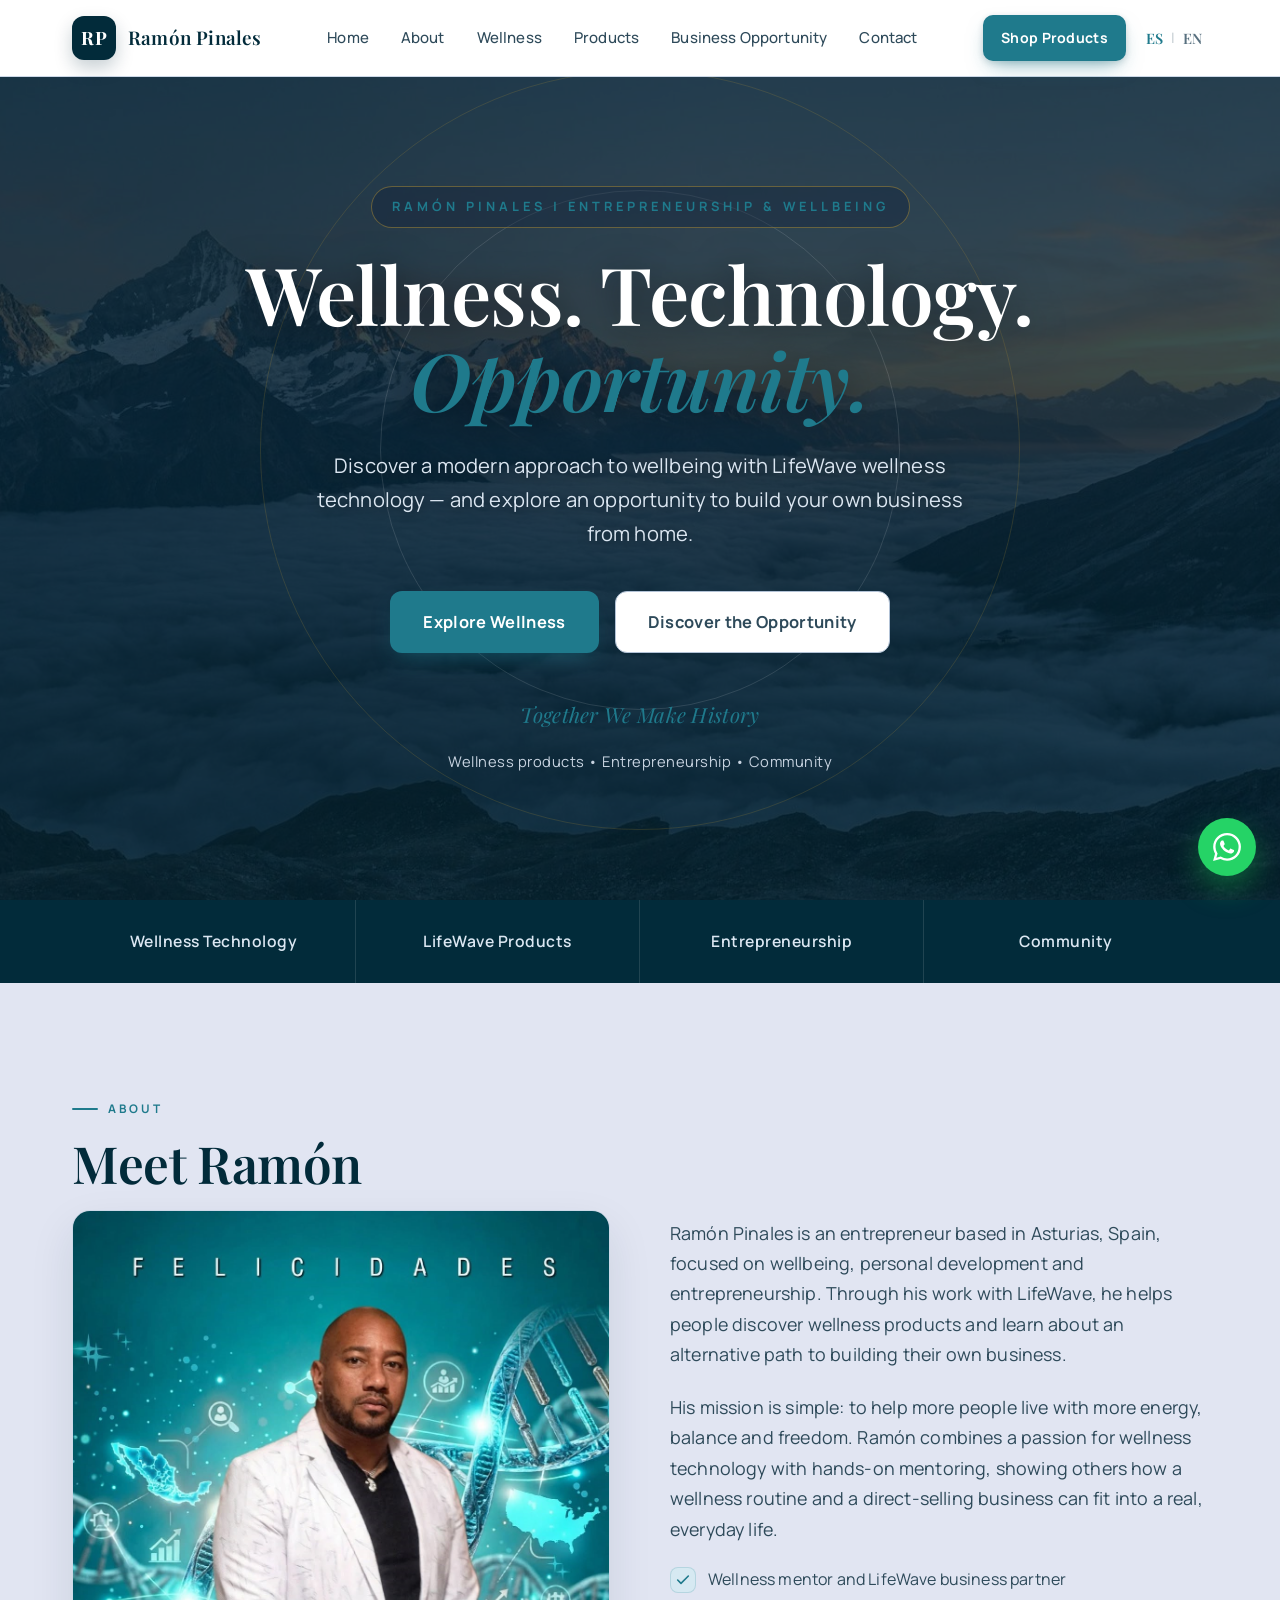
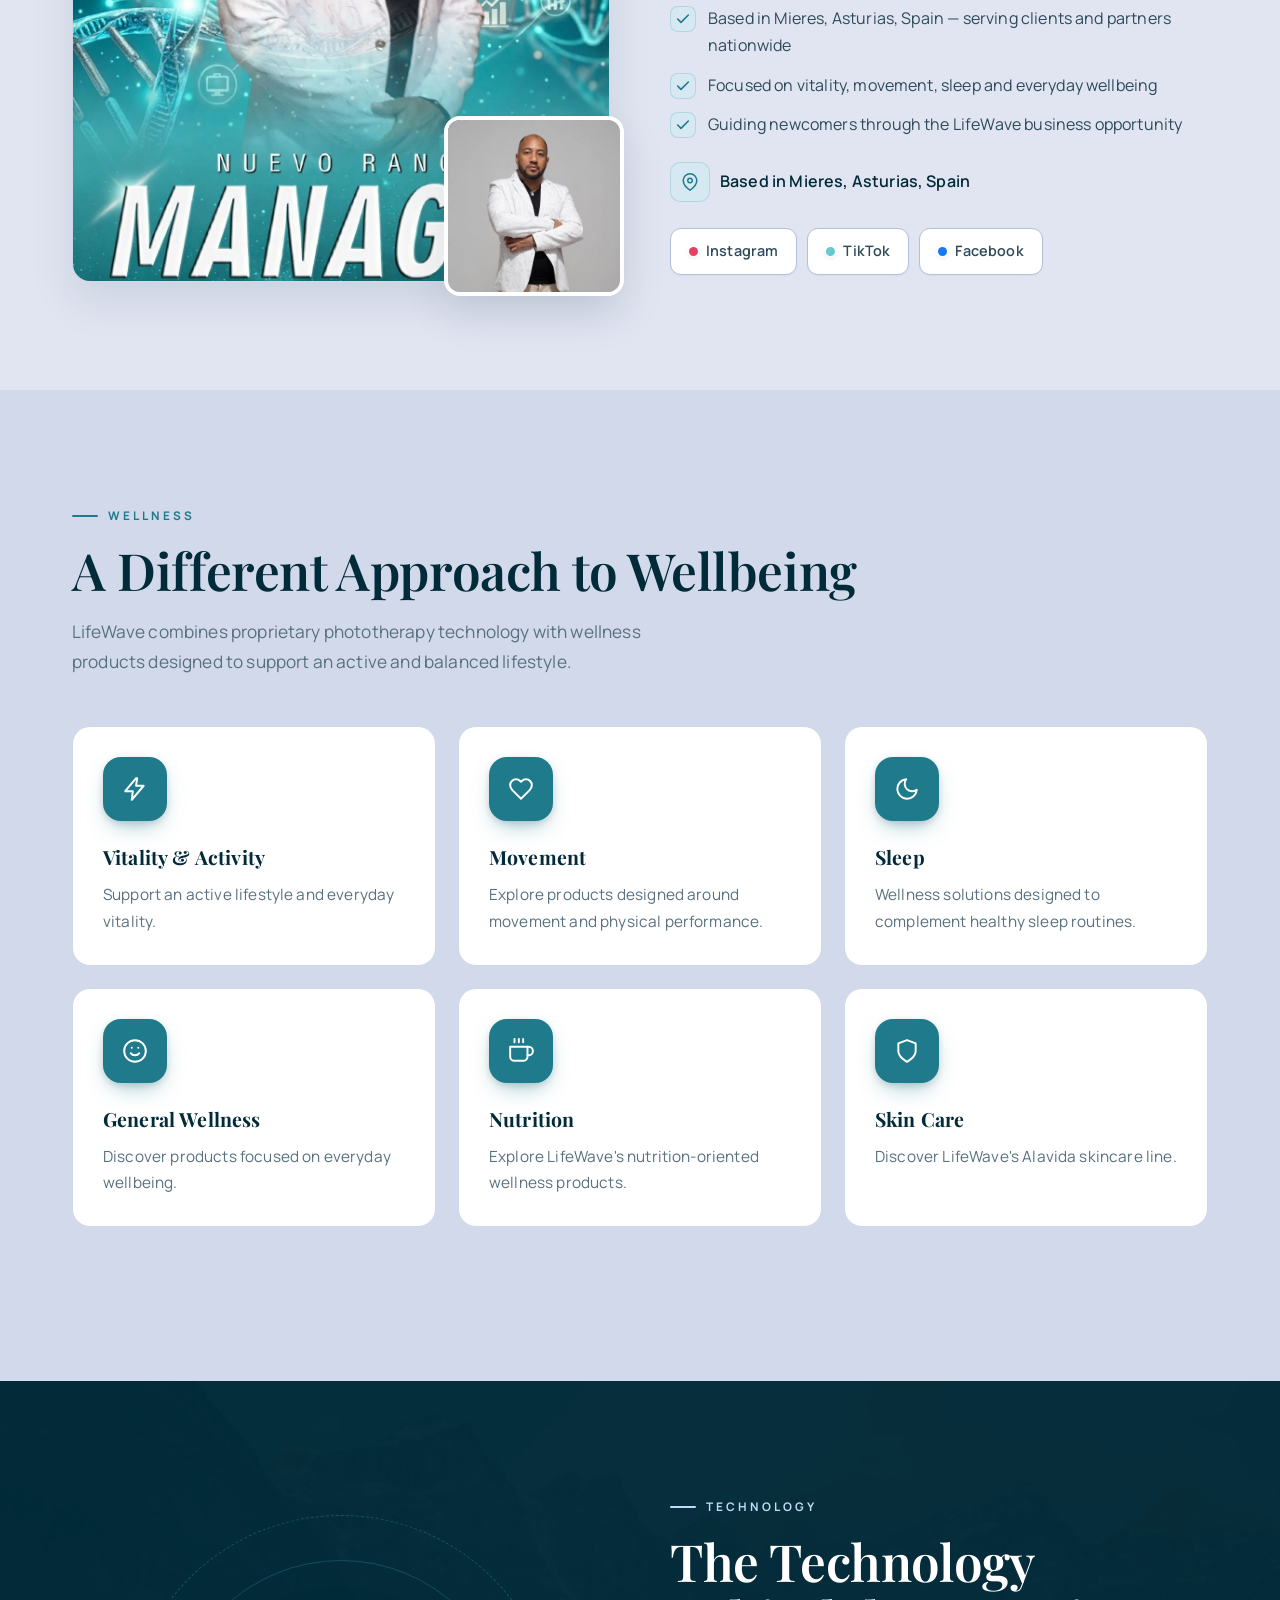
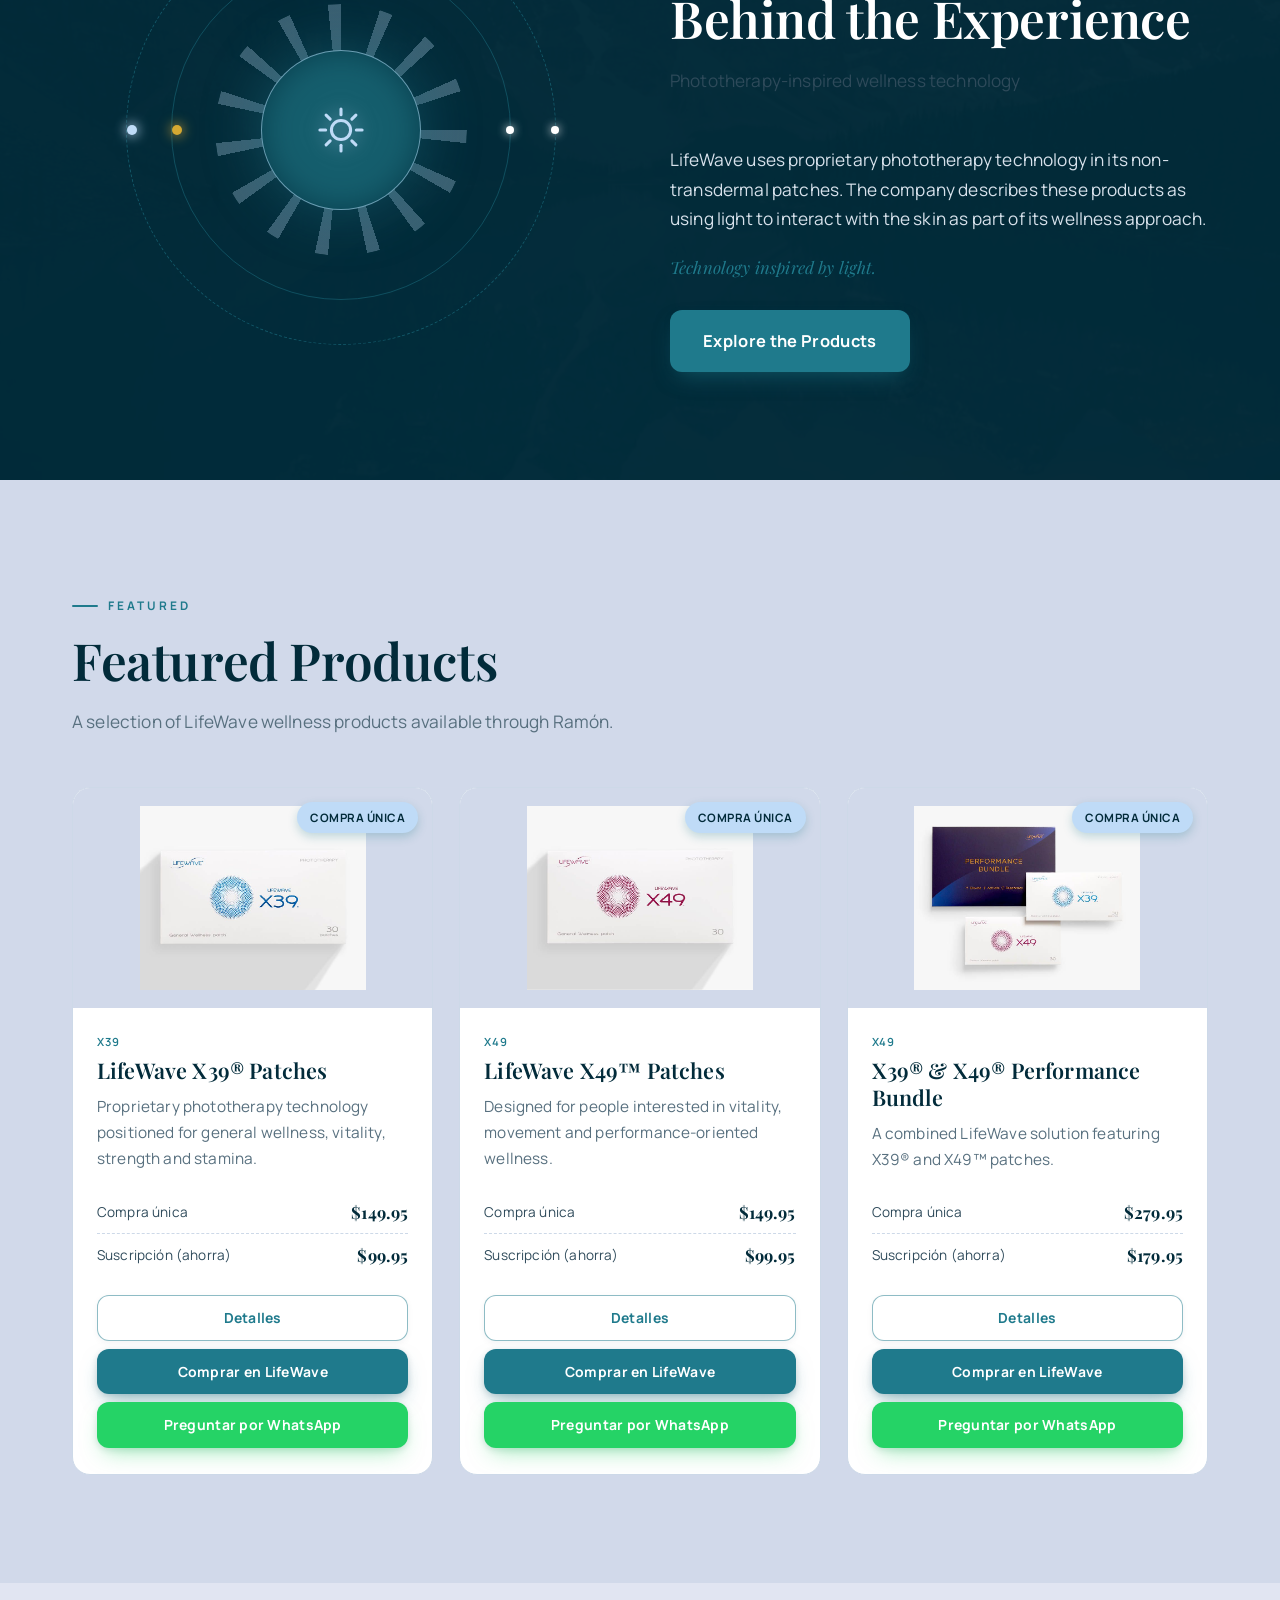
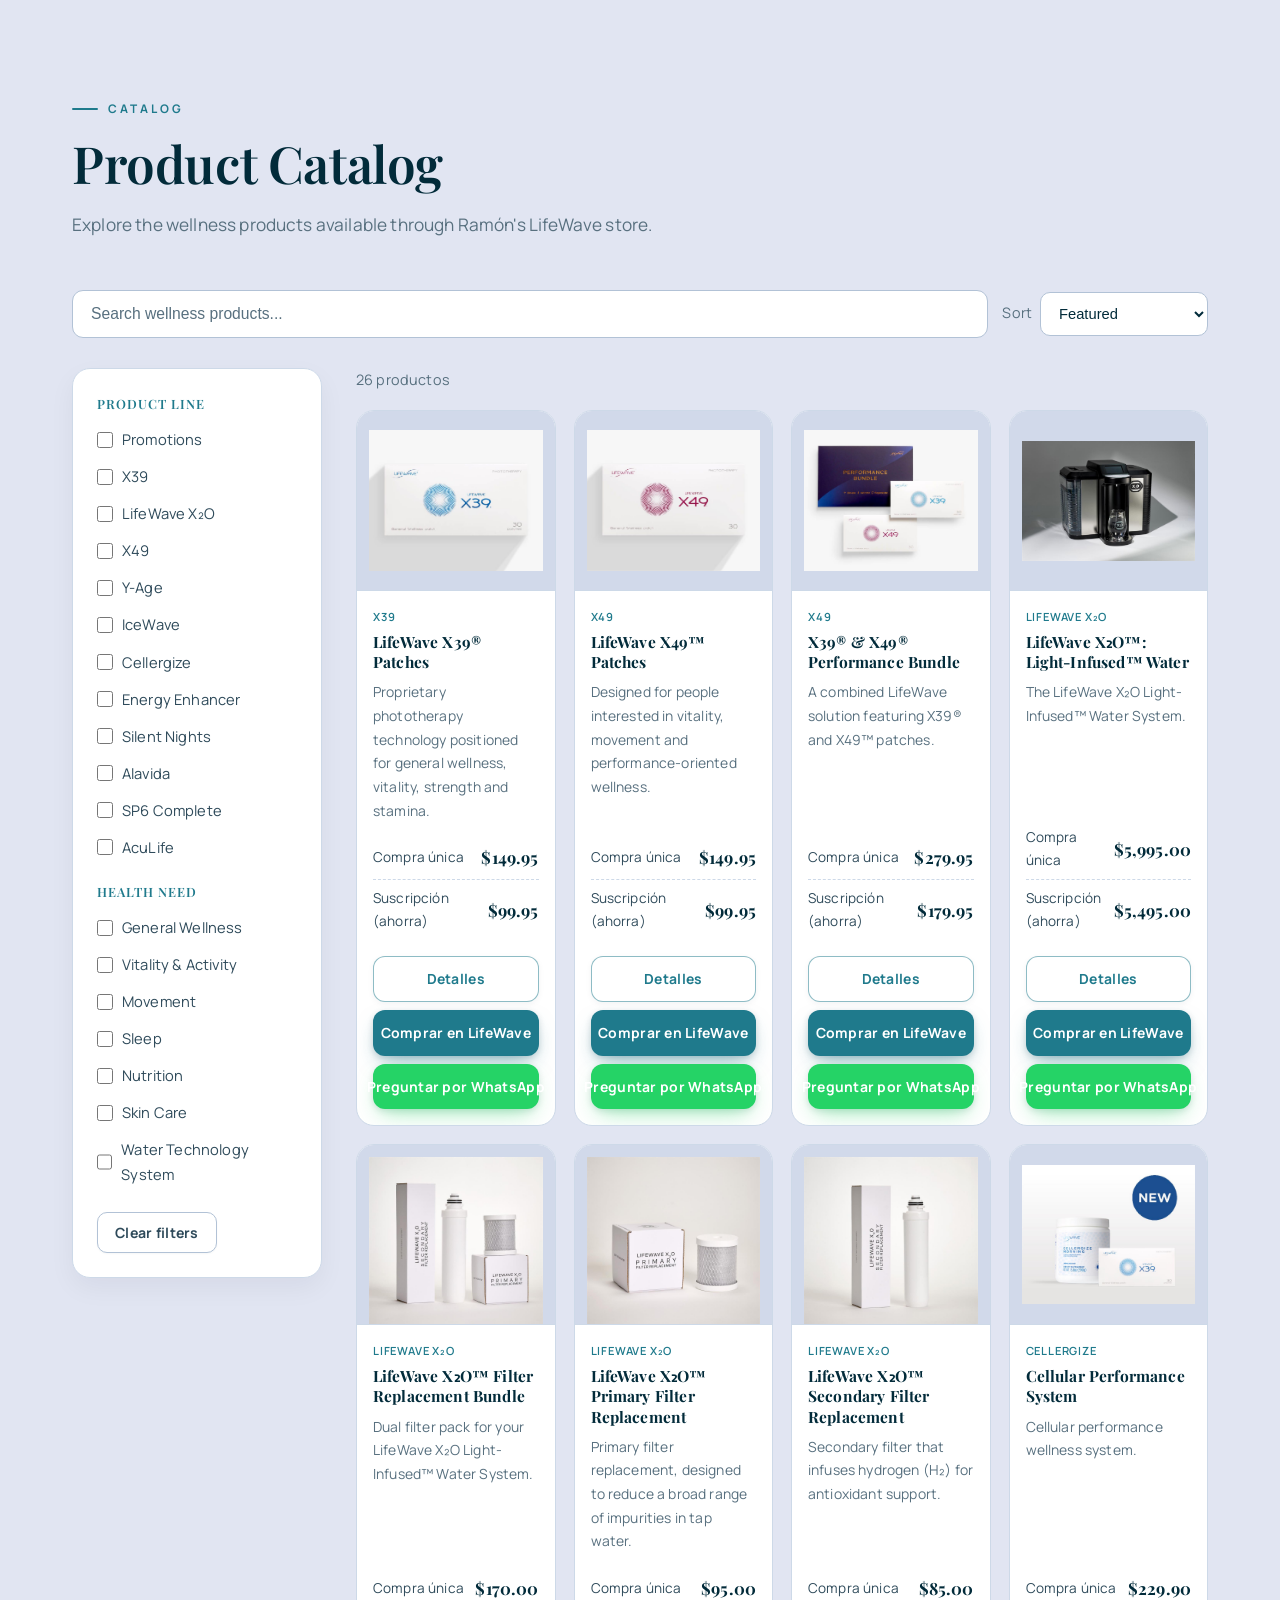
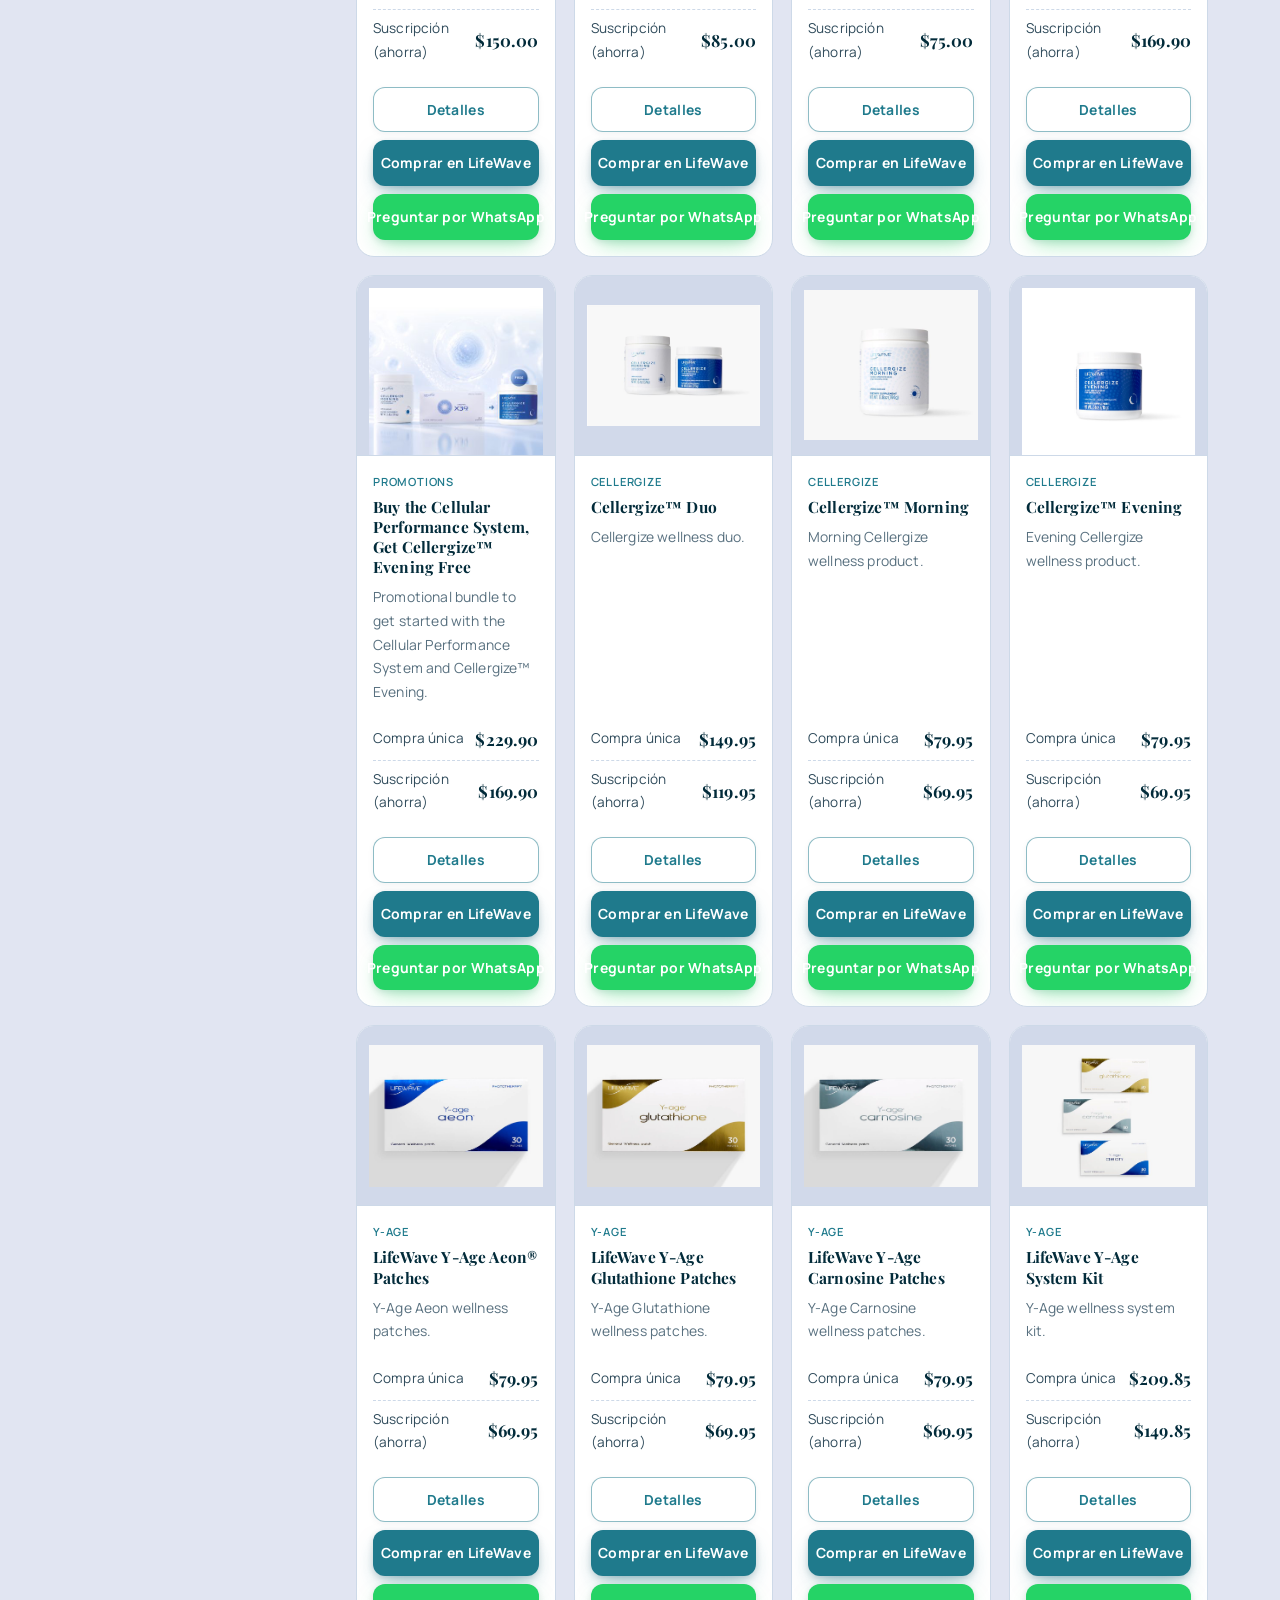
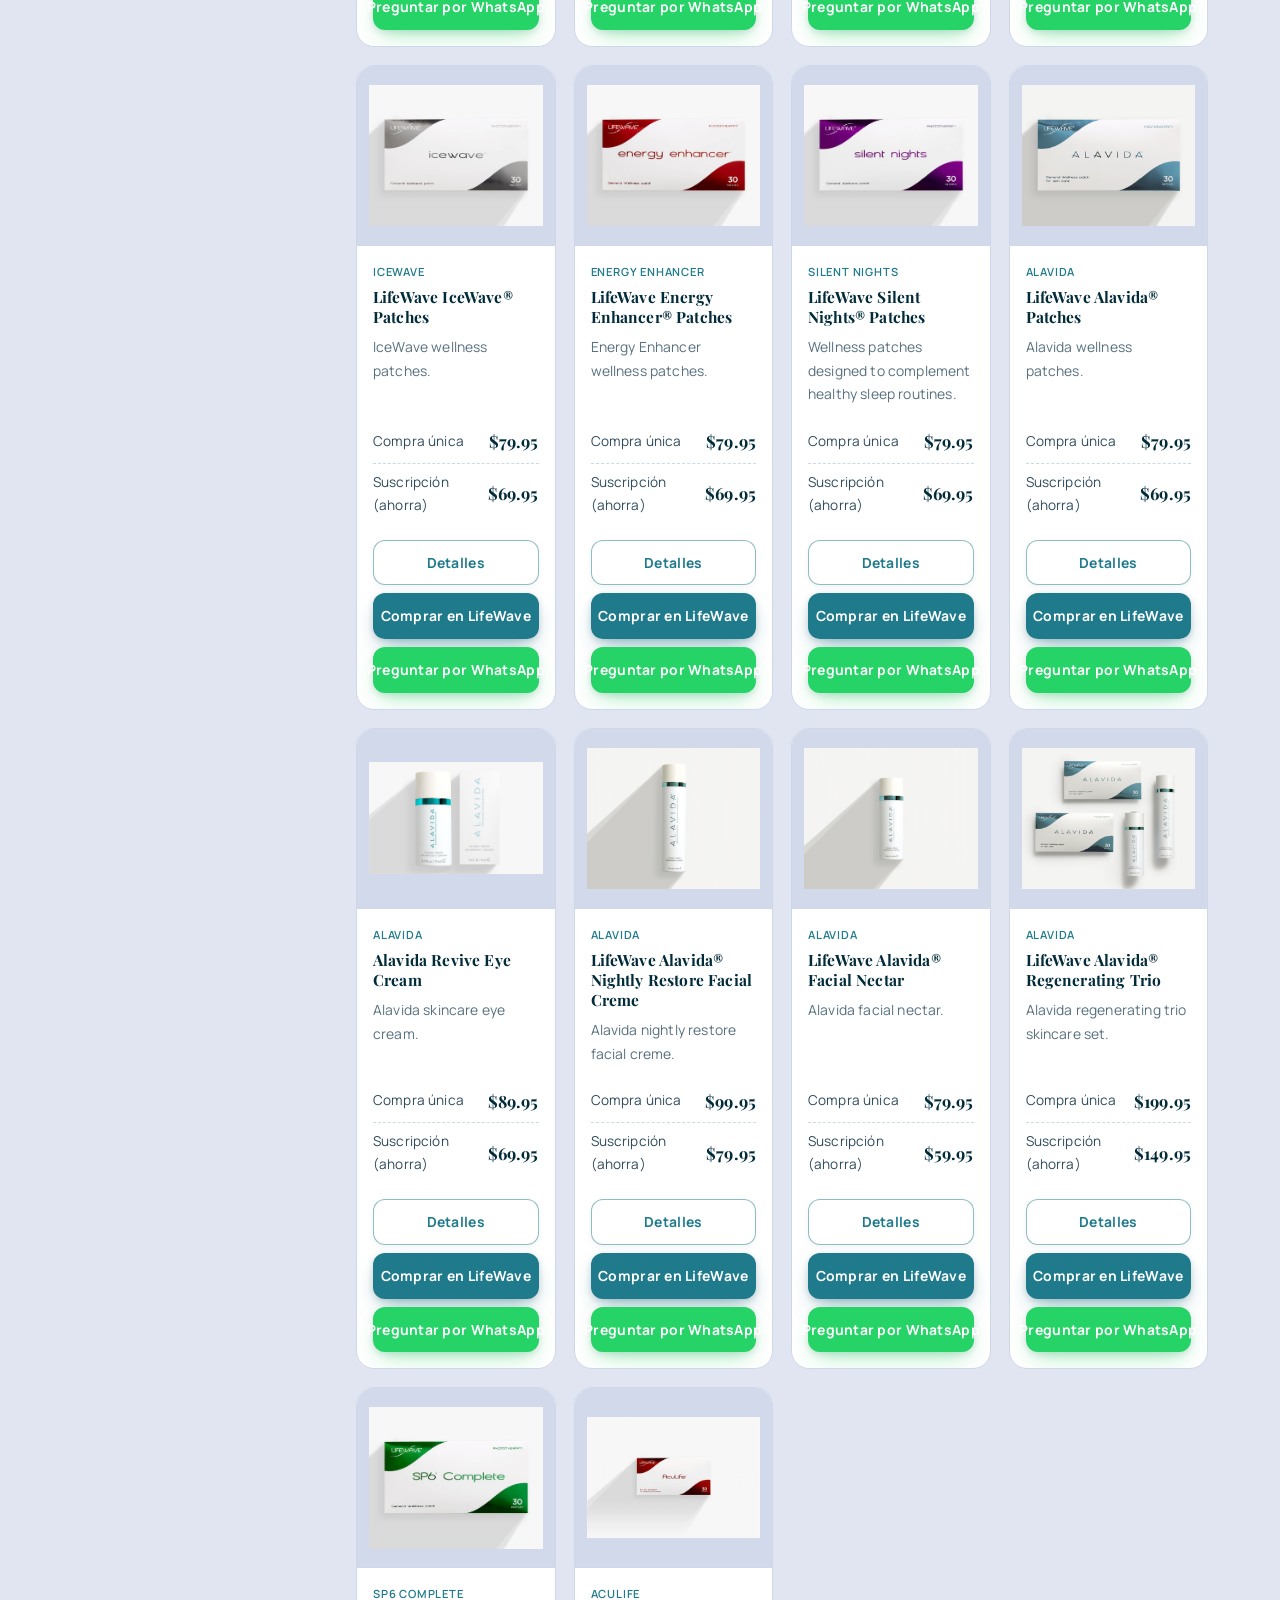
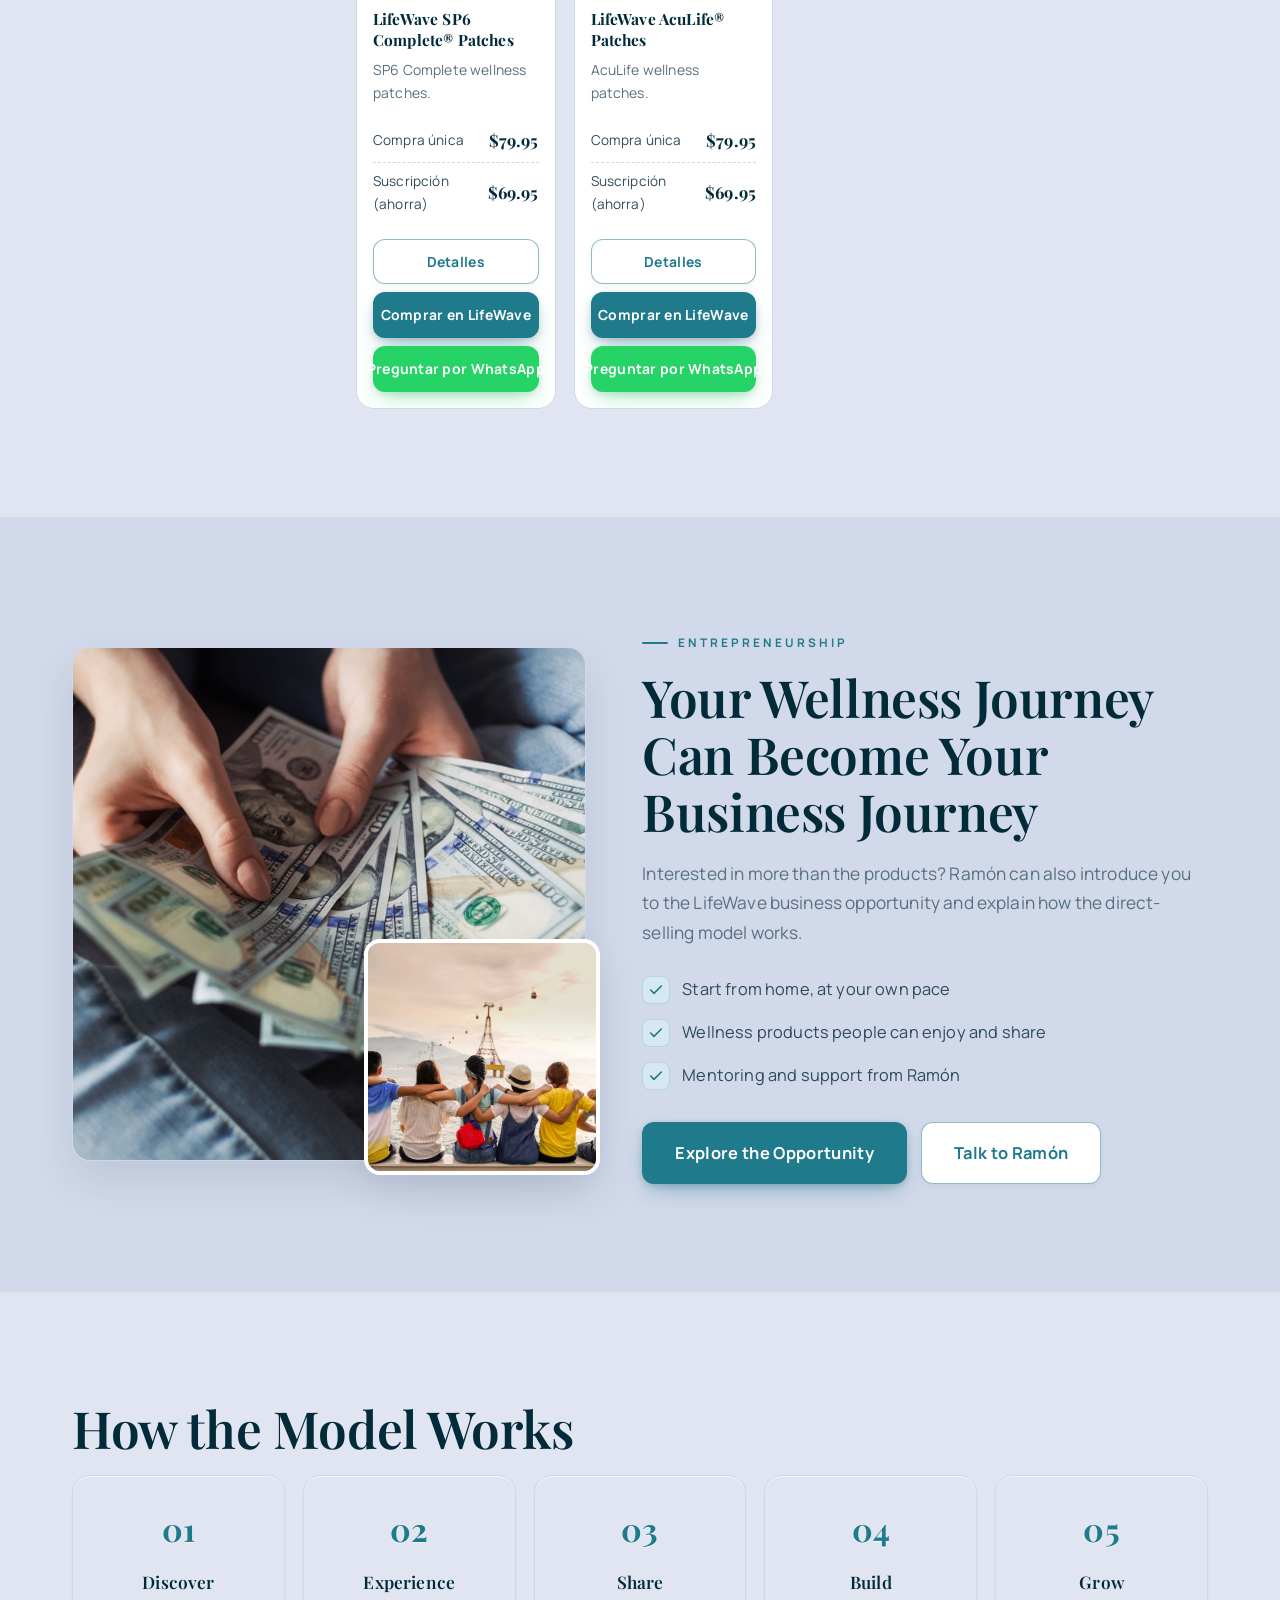
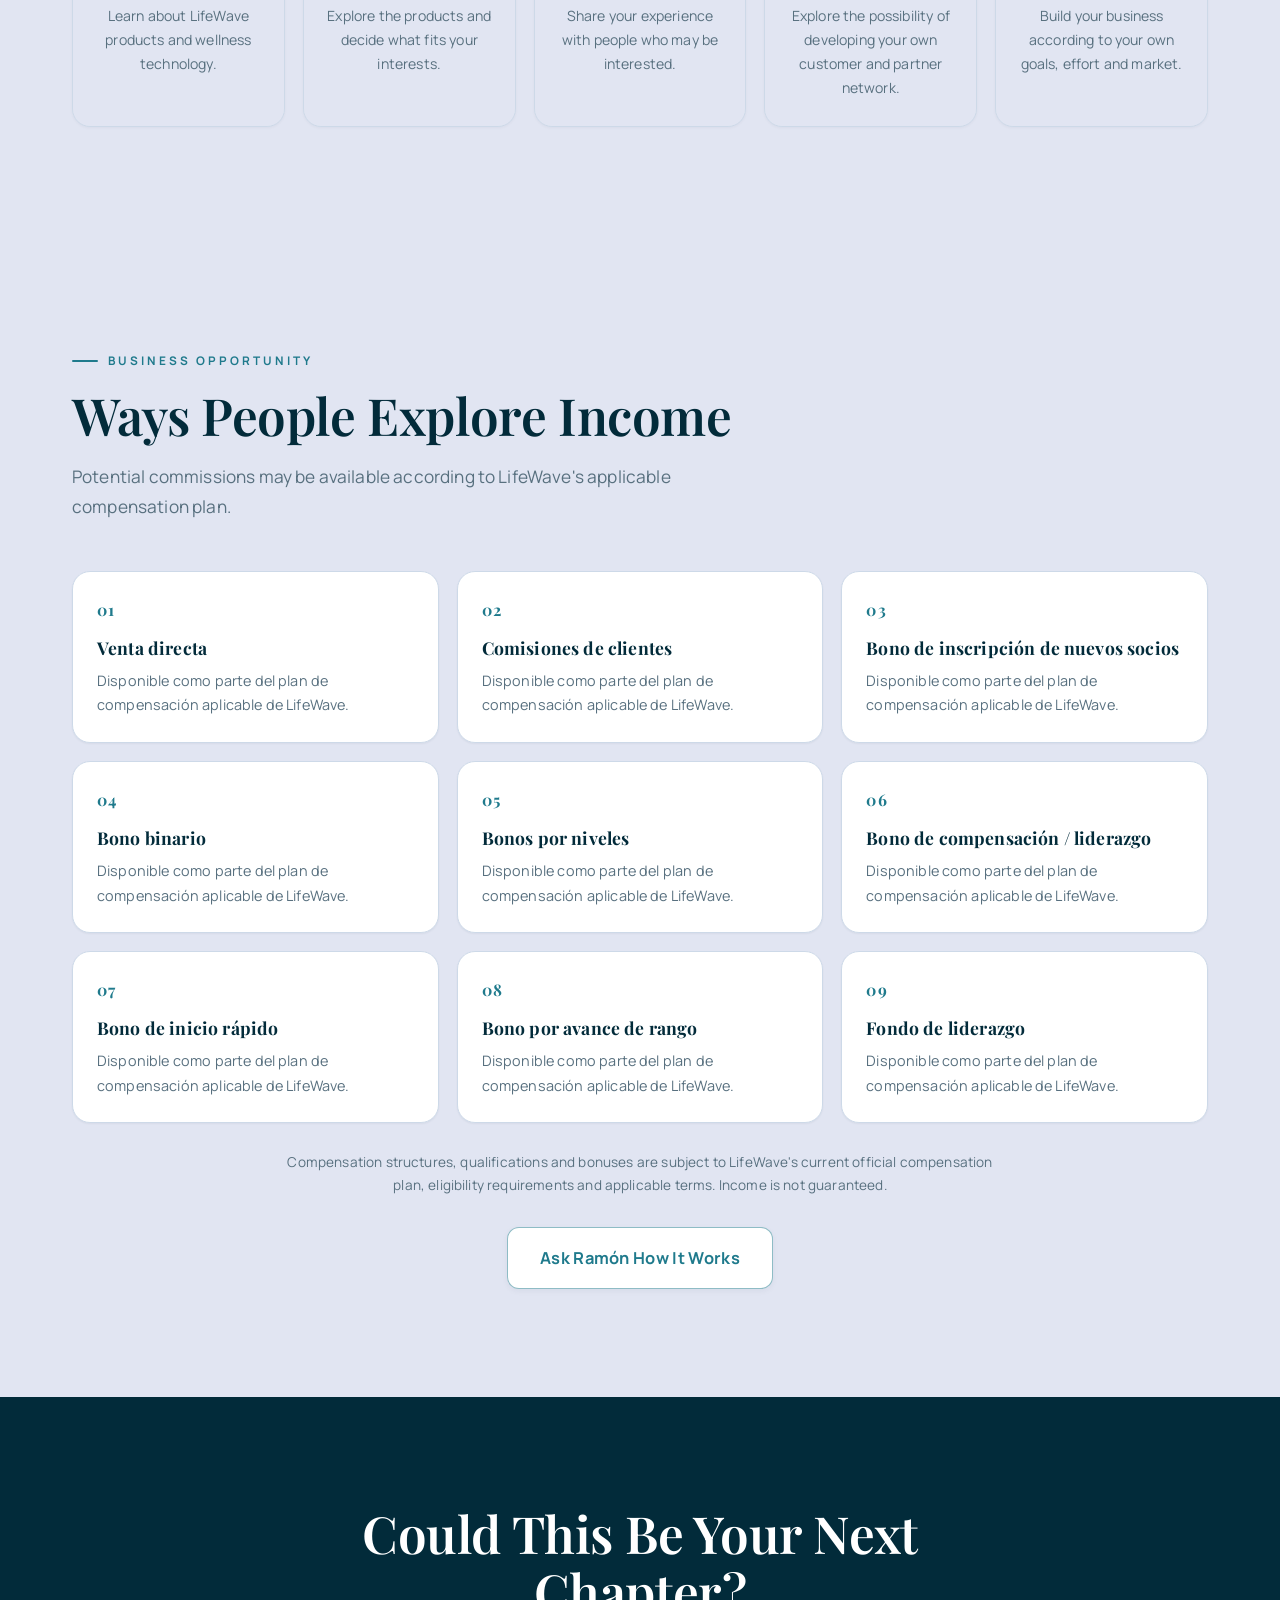
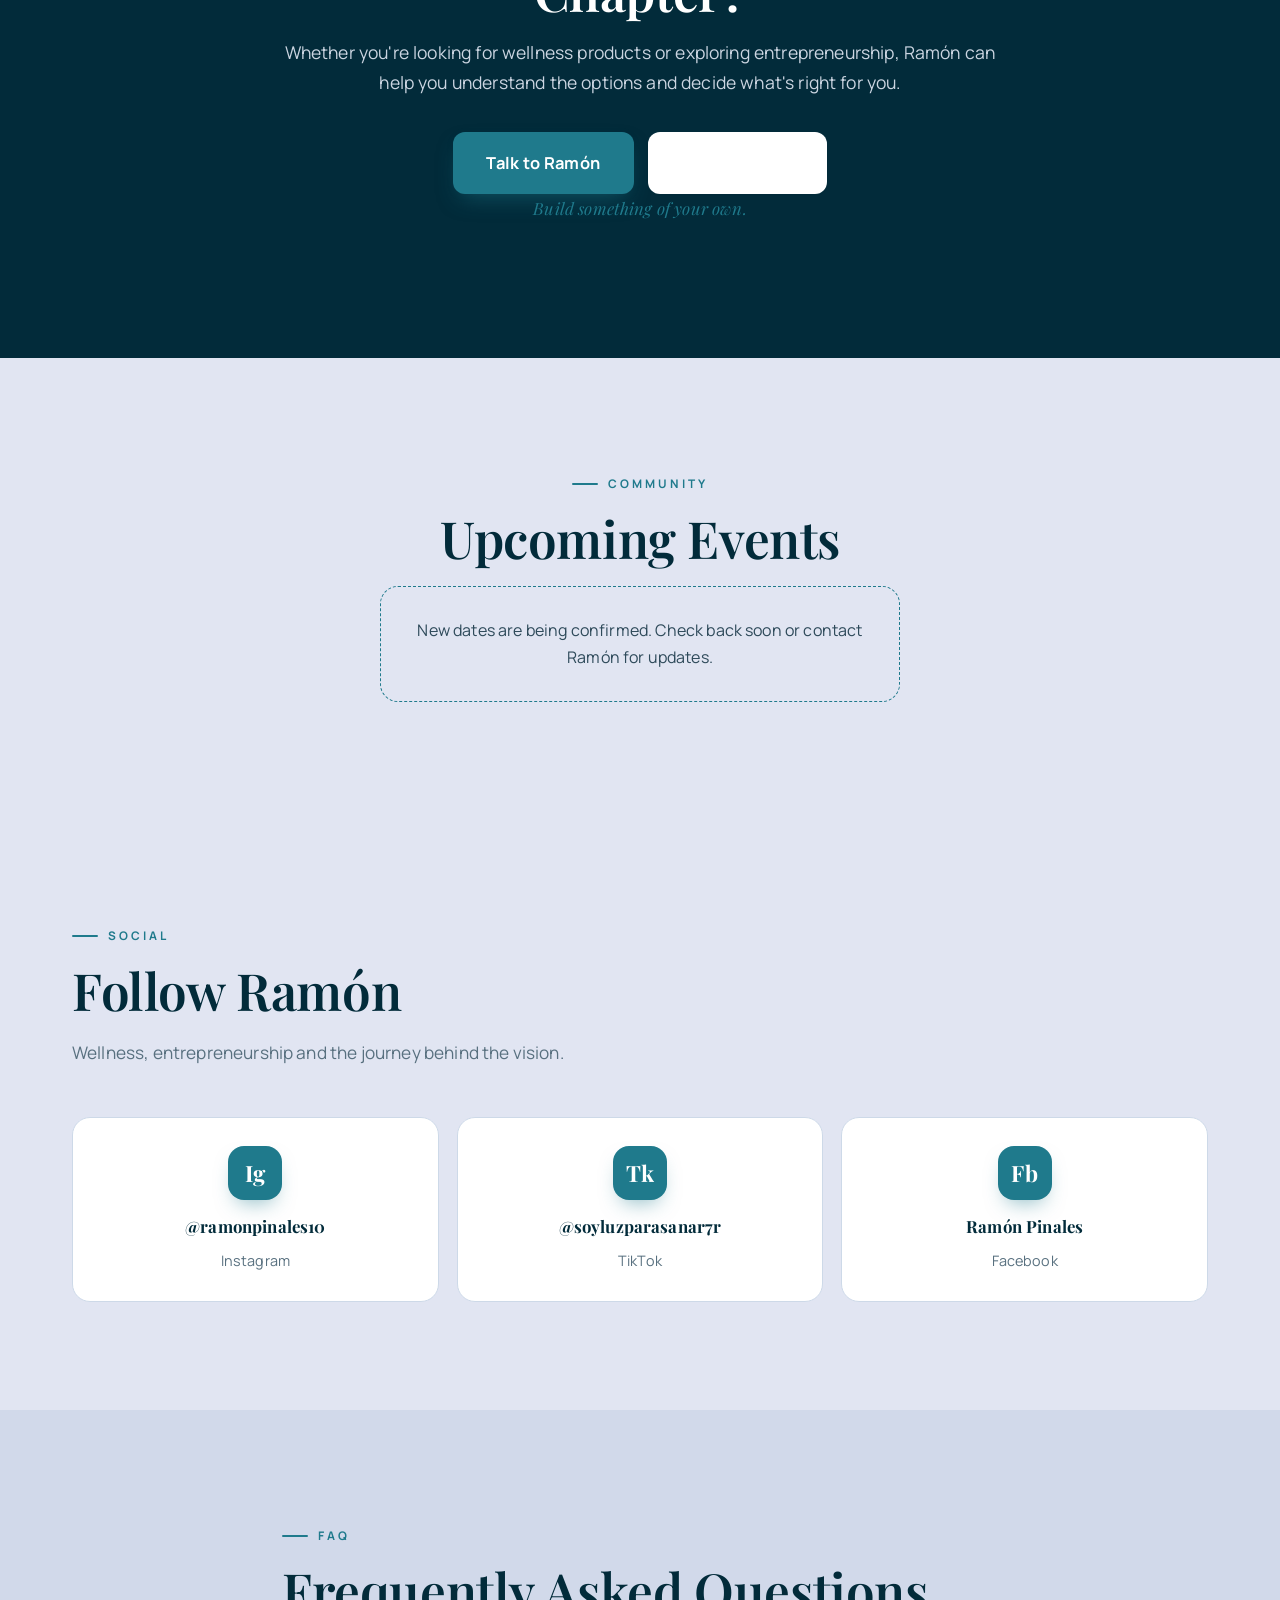
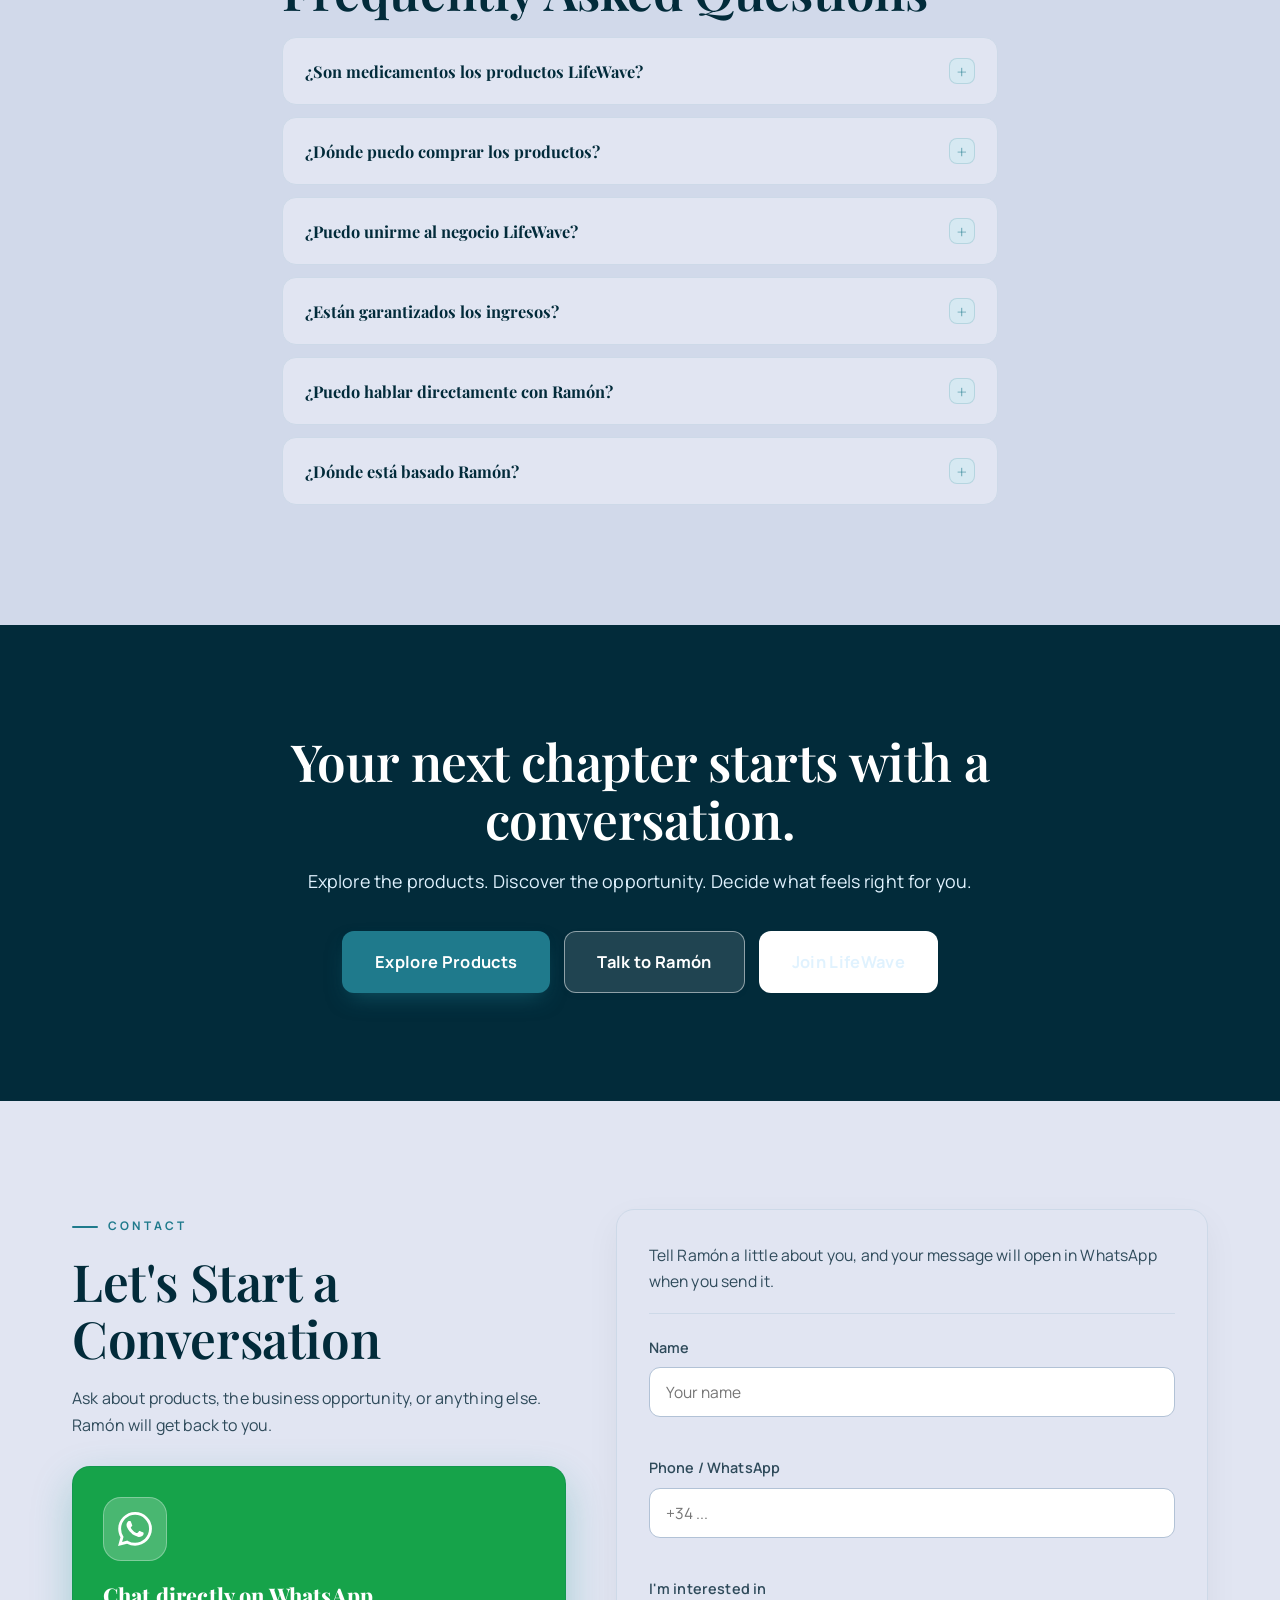
<file: index.html>
<!DOCTYPE html>
<html lang="es">
<head>
  <meta charset="UTF-8" />
  <meta name="viewport" content="width=device-width, initial-scale=1.0" />
  <title>Ramón Pinales | Entrepreneurship &amp; Wellbeing</title>
  <meta name="description" content="Discover wellness products, LifeWave technology and entrepreneurship opportunities with Ramón Pinales in Asturias, Spain." />
  <meta name="keywords" content="Ramón Pinales, Entrepreneurship and Wellbeing, LifeWave Spain, LifeWave Asturias, Wellness products, LifeWave products, X39 patches, X49 patches, Wellness entrepreneurship, Mieres Asturias" />
  <meta name="robots" content="index, follow" />
  <meta name="author" content="Ramón Pinales" />
  <meta name="geo.region" content="ES-AS" />
  <meta name="geo.placename" content="Mieres, Asturias, Spain" />
  <link rel="canonical" href="https://example.com/" />
  <link rel="icon" type="image/svg+xml" href="data:image/svg+xml,%3Csvg xmlns='http://www.w3.org/2000/svg' viewBox='0 0 64 64'%3E%3Ccircle cx='32' cy='32' r='30' fill='%23022b3a'/%3E%3Ctext x='32' y='41' font-family='Arial' font-size='24' font-weight='bold' fill='%23bfdbf7' text-anchor='middle'%3ERP%3C/text%3E%3C/svg%3E" />

  <!-- Open Graph -->
  <meta property="og:type" content="website" />
  <meta property="og:title" content="Ramón Pinales | Entrepreneurship &amp; Wellbeing" />
  <meta property="og:description" content="Discover wellness products, LifeWave technology and entrepreneurship opportunities with Ramón Pinales in Asturias, Spain." />
  <meta property="og:url" content="https://example.com/" />
  <meta property="og:image" content="https://example.com/images/site/roman.jpg" />
  <meta property="og:locale" content="es_ES" />

  <!-- Twitter / X -->
  <meta name="twitter:card" content="summary_large_image" />
  <meta name="twitter:title" content="Ramón Pinales | Entrepreneurship &amp; Wellbeing" />
  <meta name="twitter:description" content="Discover wellness products, LifeWave technology and entrepreneurship opportunities with Ramón Pinales in Asturias, Spain." />
  <meta name="twitter:image" content="https://example.com/images/site/roman.jpg" />
  <meta name="theme-color" content="#022b3a" />

  <link rel="preconnect" href="https://fonts.googleapis.com" />
  <link rel="preconnect" href="https://fonts.gstatic.com" crossorigin />
  <link href="https://fonts.googleapis.com/css2?family=Playfair+Display:ital,wght@0,500;0,600;0,700;1,500&family=Manrope:wght@400;500;600;700;800&display=swap" rel="stylesheet" />
  <link rel="stylesheet" href="css/styles.css" />

  <!-- Structured Data: Person -->
  <script type="application/ld+json">
  {
    "@context": "https://schema.org",
    "@type": "Person",
    "name": "Ramón Pinales",
    "jobTitle": "Wellness Entrepreneur",
    "address": {
      "@type": "PostalAddress",
      "streetAddress": "Calle D Santa Marina 05",
      "addressLocality": "Mieres",
      "addressRegion": "Asturias",
      "postalCode": "33610",
      "addressCountry": "ES"
    }
  }
  </script>

  <!-- Structured Data: FAQ -->
  <script type="application/ld+json">
  {
    "@context": "https://schema.org",
    "@type": "FAQPage",
    "mainEntity": [
      {
        "@type": "Question",
        "name": "¿Son medicamentos los productos LifeWave?",
        "acceptedAnswer": { "@type": "Answer", "text": "No. Son productos de bienestar y no deben presentarse como tratamientos médicos." }
      },
      {
        "@type": "Question",
        "name": "¿Dónde puedo comprar los productos?",
        "acceptedAnswer": { "@type": "Answer", "text": "Los productos se pueden explorar y comprar a través de la tienda oficial LifeWave de Ramón Pinales." }
      },
      {
        "@type": "Question",
        "name": "¿Puedo unirme al negocio LifeWave?",
        "acceptedAnswer": { "@type": "Answer", "text": "Sí. Ramón puede explicarte el proceso de inscripción y cómo funciona la oportunidad de negocio." }
      },
      {
        "@type": "Question",
        "name": "¿Están garantizados los ingresos?",
        "acceptedAnswer": { "@type": "Answer", "text": "No. Los resultados comerciales varían según el esfuerzo individual, las ventas, el desarrollo de la red, las condiciones del mercado y otros factores." }
      },
      {
        "@type": "Question",
        "name": "¿Puedo hablar directamente con Ramón?",
        "acceptedAnswer": { "@type": "Answer", "text": "Sí. Usa WhatsApp o las opciones de contacto disponibles en la página web." }
      },
      {
        "@type": "Question",
        "name": "¿Dónde está basado Ramón?",
        "acceptedAnswer": { "@type": "Answer", "text": "Mieres, Asturias, España." }
      }
    ]
  }
  </script>
</head>
<body>
  <a class="skip-link" href="#main">Skip to content</a>

  <!-- ============ NAVBAR ============ -->
  <header class="navbar" id="navbar">
    <div class="container nav-inner">
      <a href="#home" class="brand" aria-label="Ramón Pinales">
        <span class="brand-mark" aria-hidden="true">RP</span>
        <span class="brand-name" data-i18n="brandName">Ramón Pinales</span>
      </a>

      <nav class="nav-links" id="navLinks" aria-label="Primary">
        <a href="#home" data-i18n="navHome" data-nav>Home</a>
        <a href="#about" data-i18n="navAbout" data-nav>About</a>
        <a href="#wellness" data-i18n="navWellness" data-nav>Wellness</a>
        <a href="#products" data-i18n="navProducts" data-nav>Products</a>
        <a href="#business" data-i18n="navBusiness" data-nav>Business Opportunity</a>
        <a href="#contact" data-i18n="navContact" data-nav>Contact</a>
      </nav>

      <div class="nav-actions">
        <a class="btn btn-sm btn-primary" href="https://lifewave.com/ramonmillonario/store/products" target="_blank" rel="noopener noreferrer" data-i18n="shopProducts">Shop Products</a>
        <div class="lang-switch" role="group" aria-label="Language">
          <button class="lang-btn active" data-lang="es" aria-pressed="true">ES</button>
          <span class="lang-divider" aria-hidden="true">|</span>
          <button class="lang-btn" data-lang="en" aria-pressed="false">EN</button>
        </div>
        <button class="hamburger" id="hamburger" aria-label="Open menu" aria-expanded="false" aria-controls="navLinks">
          <span class="h-line"></span><span class="h-line"></span><span class="h-line"></span>
        </button>
      </div>
    </div>
  </header>

  <main id="main">
    <!-- ============ HERO ============ -->
    <section class="hero" id="home">
      <div class="hero-bg" aria-hidden="true" style="background-image:url('images/site/img-hero.jpg')"></div>
      <div class="hero-overlay" aria-hidden="true"></div>
      <div class="hero-bg-fx" aria-hidden="true">
        <span class="ring ring-1"></span>
        <span class="ring ring-2"></span>
        <div class="particles" id="particles"></div>
      </div>
      <div class="container hero-inner">
        <p class="hero-eyebrow" data-i18n="heroName">Ramón Pinales | Entrepreneurship &amp; Wellbeing</p>
        <h1 class="hero-title"><span data-i18n="heroWellness">Wellness.</span> <span data-i18n="heroTech">Technology.</span> <span class="accent" data-i18n="heroOpportunity">Opportunity.</span></h1>
        <p class="hero-sub" data-i18n="heroSub">Discover a modern approach to wellbeing with LifeWave wellness technology — and explore an opportunity to build your own business from home.</p>
        <div class="hero-cta">
          <a class="btn btn-primary btn-lg" href="#wellness" data-i18n="ctaExploreWellness">Explore Wellness</a>
          <a class="btn btn-ghost btn-lg" href="#business" data-i18n="ctaDiscoverOpp">Discover the Opportunity</a>
        </div>
        <p class="hero-slogan" data-i18n="heroSlogan">Together We Make History</p>
        <p class="hero-trust"><span data-i18n="trustProducts">Wellness products</span> • <span data-i18n="trustEntrep">Entrepreneurship</span> • <span data-i18n="trustComm">Community</span></p>
      </div>
    </section>

    <!-- ============ TRUST STRIP ============ -->
    <section class="trust-strip" aria-label="Brand focus">
      <div class="container trust-grid">
        <div class="trust-item"><span data-i18n="trustWellTech">Wellness Technology</span></div>
        <div class="trust-item"><span data-i18n="trustLwProducts">LifeWave Products</span></div>
        <div class="trust-item"><span data-i18n="trustEntrep2">Entrepreneurship</span></div>
        <div class="trust-item"><span data-i18n="trustComm2">Community</span></div>
      </div>
    </section>

    <!-- ============ ABOUT ============ -->
    <section class="section about" id="about">
      <div class="container">
        <p class="section-eyebrow" data-i18n="aboutEyebrow">About</p>
        <h2 class="section-title" data-i18n="aboutTitle">Meet Ramón</h2>
        <div class="about-grid">
          <div class="about-visual">
            <div class="about-img-frame">
              <img src="images/site/roman.jpg" alt="Portrait of Ramón Pinales, wellness entrepreneur" loading="lazy" />
            </div>
            <img src="images/site/roman2.jpg" alt="Ramón Pinales" class="about-img-float" loading="lazy" />
          </div>
          <div class="about-content">
            <p class="about-copy" data-i18n="aboutCopy">Ramón Pinales is an entrepreneur based in Asturias, Spain, focused on wellbeing, personal development and entrepreneurship. Through his work with LifeWave, he helps people discover wellness products and learn about an alternative path to building their own business.</p>
            <p class="about-copy" data-i18n="aboutCopy2">His mission is simple: to help more people live with more energy, balance and freedom. Ramón combines a passion for wellness technology with hands-on mentoring, showing others how a wellness routine and a direct-selling business can fit into a real, everyday life.</p>
            <ul class="about-points">
              <li data-i18n="ap1"><span class="ap-ico" aria-hidden="true"><svg viewBox="0 0 24 24" width="16" height="16" fill="none" stroke="currentColor" stroke-width="2.4" stroke-linecap="round" stroke-linejoin="round"><polyline points="20 6 9 17 4 12"/></svg></span> Wellness mentor and LifeWave business partner</li>
              <li data-i18n="ap2"><span class="ap-ico" aria-hidden="true"><svg viewBox="0 0 24 24" width="16" height="16" fill="none" stroke="currentColor" stroke-width="2.4" stroke-linecap="round" stroke-linejoin="round"><polyline points="20 6 9 17 4 12"/></svg></span> Based in Mieres, Asturias, Spain — serving clients and partners nationwide</li>
              <li data-i18n="ap3"><span class="ap-ico" aria-hidden="true"><svg viewBox="0 0 24 24" width="16" height="16" fill="none" stroke="currentColor" stroke-width="2.4" stroke-linecap="round" stroke-linejoin="round"><polyline points="20 6 9 17 4 12"/></svg></span> Focused on vitality, movement, sleep and everyday wellbeing</li>
              <li data-i18n="ap4"><span class="ap-ico" aria-hidden="true"><svg viewBox="0 0 24 24" width="16" height="16" fill="none" stroke="currentColor" stroke-width="2.4" stroke-linecap="round" stroke-linejoin="round"><polyline points="20 6 9 17 4 12"/></svg></span> Guiding newcomers through the LifeWave business opportunity</li>
            </ul>
            <p class="about-location"><span class="pin" aria-hidden="true">
              <svg viewBox="0 0 24 24" width="18" height="18" fill="none" stroke="currentColor" stroke-width="2" stroke-linecap="round" stroke-linejoin="round"><path d="M21 10c0 7-9 13-9 13s-9-6-9-13a9 9 0 0 1 18 0z"/><circle cx="12" cy="10" r="3"/></svg>
            </span> <span data-i18n="aboutLocation">Based in Mieres, Asturias, Spain</span></p>
            <div class="about-social" aria-label="Social media">
              <a class="social-btn" href="https://www.instagram.com/ramonpinales10" target="_blank" rel="noopener noreferrer"><span class="sd ig" aria-hidden="true"></span>Instagram</a>
              <a class="social-btn" href="https://www.tiktok.com/@soyluzparasanar7r" target="_blank" rel="noopener noreferrer"><span class="sd tt" aria-hidden="true"></span>TikTok</a>
              <a class="social-btn" href="https://www.facebook.com/share/18ei4miva5/" target="_blank" rel="noopener noreferrer"><span class="sd fb" aria-hidden="true"></span>Facebook</a>
            </div>
          </div>
        </div>
      </div>
    </section>

    <!-- ============ WELLNESS ============ -->
    <section class="section wellness" id="wellness">
      <div class="container">
        <p class="section-eyebrow" data-i18n="wellEyebrow">Wellness</p>
        <h2 class="section-title" data-i18n="wellTitle">A Different Approach to Wellbeing</h2>
        <p class="section-sub" data-i18n="wellSub">LifeWave combines proprietary phototherapy technology with wellness products designed to support an active and balanced lifestyle.</p>
        <div class="cards-grid">
          <article class="card">
            <div class="card-ico-wrap"><div class="card-icon" aria-hidden="true"><svg viewBox="0 0 24 24" width="26" height="26" fill="none" stroke="currentColor" stroke-width="1.8" stroke-linecap="round" stroke-linejoin="round"><path d="M13 2 3 14h7l-1 8 11-13h-7l1-7z"/></svg></div></div>
            <h3 class="card-title" data-i18n="w1t">Vitality &amp; Activity</h3>
            <p class="card-text" data-i18n="w1d">Support an active lifestyle and everyday vitality.</p>
          </article>
          <article class="card">
            <div class="card-ico-wrap"><div class="card-icon" aria-hidden="true"><svg viewBox="0 0 24 24" width="26" height="26" fill="none" stroke="currentColor" stroke-width="1.8" stroke-linecap="round" stroke-linejoin="round"><path d="M20.42 4.58a5.4 5.4 0 0 0-7.65 0l-.77.78-.77-.78a5.4 5.4 0 0 0-7.65 0C1.46 6.7 1.33 10.28 4 13l8 8 8-8c2.67-2.72 2.54-6.3.42-8.42z"/></svg></div></div>
            <h3 class="card-title" data-i18n="w2t">Movement</h3>
            <p class="card-text" data-i18n="w2d">Explore products designed around movement and physical performance.</p>
          </article>
          <article class="card">
            <div class="card-ico-wrap"><div class="card-icon" aria-hidden="true"><svg viewBox="0 0 24 24" width="26" height="26" fill="none" stroke="currentColor" stroke-width="1.8" stroke-linecap="round" stroke-linejoin="round"><path d="M21 12.79A9 9 0 1 1 11.21 3 7 7 0 0 0 21 12.79z"/></svg></div></div>
            <h3 class="card-title" data-i18n="w3t">Sleep</h3>
            <p class="card-text" data-i18n="w3d">Wellness solutions designed to complement healthy sleep routines.</p>
          </article>
          <article class="card">
            <div class="card-ico-wrap"><div class="card-icon" aria-hidden="true"><svg viewBox="0 0 24 24" width="26" height="26" fill="none" stroke="currentColor" stroke-width="1.8" stroke-linecap="round" stroke-linejoin="round"><circle cx="12" cy="12" r="10"/><path d="M8 14s1.5 2 4 2 4-2 4-2"/><line x1="9" y1="9" x2="9.01" y2="9"/><line x1="15" y1="9" x2="15.01" y2="9"/></svg></div></div>
            <h3 class="card-title" data-i18n="w4t">General Wellness</h3>
            <p class="card-text" data-i18n="w4d">Discover products focused on everyday wellbeing.</p>
          </article>
          <article class="card">
            <div class="card-ico-wrap"><div class="card-icon" aria-hidden="true"><svg viewBox="0 0 24 24" width="26" height="26" fill="none" stroke="currentColor" stroke-width="1.8" stroke-linecap="round" stroke-linejoin="round"><path d="M18 8h1a4 4 0 0 1 0 8h-1"/><path d="M2 8h16v9a4 4 0 0 1-4 4H6a4 4 0 0 1-4-4V8z"/><line x1="6" y1="1" x2="6" y2="4"/><line x1="10" y1="1" x2="10" y2="4"/><line x1="14" y1="1" x2="14" y2="4"/></svg></div></div>
            <h3 class="card-title" data-i18n="w5t">Nutrition</h3>
            <p class="card-text" data-i18n="w5d">Explore LifeWave's nutrition-oriented wellness products.</p>
          </article>
          <article class="card">
            <div class="card-ico-wrap"><div class="card-icon" aria-hidden="true"><svg viewBox="0 0 24 24" width="26" height="26" fill="none" stroke="currentColor" stroke-width="1.8" stroke-linecap="round" stroke-linejoin="round"><path d="M12 22s8-4 8-10V5l-8-3-8 3v7c0 6 8 10 8 10z"/></svg></div></div>
            <h3 class="card-title" data-i18n="w6t">Skin Care</h3>
            <p class="card-text" data-i18n="w6d">Discover LifeWave's Alavida skincare line.</p>
          </article>
        </div>
      </div>
    </section>

    <!-- ============ TECHNOLOGY / PHOTOTHERAPY ============ -->
    <section class="section technology" id="technology">
      <div class="tech-bg" aria-hidden="true" style="background-image:url('images/site/img-sunrise.jpg')"></div>
      <div class="tech-overlay" aria-hidden="true"></div>
      <div class="container tech-inner">
        <div class="tech-visual" aria-hidden="true">
          <div class="tech-orbit orbit-1"></div>
          <div class="tech-orbit orbit-2"></div>
          <div class="tech-core">
            <div class="tech-rays"></div>
            <span class="tech-core-symbol">
              <svg viewBox="0 0 24 24" width="46" height="46" fill="none" stroke="currentColor" stroke-width="1.6" stroke-linecap="round" stroke-linejoin="round"><circle cx="12" cy="12" r="5"/><line x1="12" y1="1" x2="12" y2="4"/><line x1="12" y1="20" x2="12" y2="23"/><line x1="4.22" y1="4.22" x2="6.34" y2="6.34"/><line x1="17.66" y1="17.66" x2="19.78" y2="19.78"/><line x1="1" y1="12" x2="4" y2="12"/><line x1="20" y1="12" x2="23" y2="12"/><line x1="4.22" y1="19.78" x2="6.34" y2="17.66"/><line x1="17.66" y1="6.34" x2="19.78" y2="4.22"/></svg>
            </span>
          </div>
        </div>
        <div class="tech-content">
          <p class="section-eyebrow light" data-i18n="techEyebrow">Technology</p>
          <h2 class="section-title light" data-i18n="techTitle">The Technology Behind the Experience</h2>
          <p class="section-sub light sub" data-i18n="techSub">Phototherapy-inspired wellness technology</p>
          <p class="tech-copy" data-i18n="techCopy">LifeWave uses proprietary phototherapy technology in its non-transdermal patches. The company describes these products as using light to interact with the skin as part of its wellness approach.</p>
          <p class="microcopy" data-i18n="techMicro">Technology inspired by light.</p>
          <a class="btn btn-primary btn-lg" href="#products" data-i18n="techCta">Explore the Products</a>
        </div>
      </div>
    </section>

    <!-- ============ FEATURED PRODUCTS ============ -->
    <section class="section featured" id="featured">
      <div class="container">
        <p class="section-eyebrow" data-i18n="featuredEyebrow">Featured</p>
        <h2 class="section-title" data-i18n="featuredTitle">Featured Products</h2>
        <p class="section-sub" data-i18n="featuredSub">A selection of LifeWave wellness products available through Ramón.</p>
        <div class="featured-grid" id="featuredGrid">
          <!-- populated by JS from window.STORE -->
        </div>
      </div>
    </section>

    <!-- ============ PRODUCT CATALOG ============ -->
    <section class="section catalog" id="products">
      <div class="container">
        <p class="section-eyebrow" data-i18n="catEyebrow">Catalog</p>
        <h2 class="section-title" data-i18n="catTitle">Product Catalog</h2>
        <p class="section-sub" data-i18n="catSub">Explore the wellness products available through Ramón's LifeWave store.</p>

        <div class="catalog-tools">
          <input type="search" id="productSearch" class="search-input" placeholder="Search wellness products..." aria-label="Search products" data-i18n-placeholder="searchPlaceholder" />
          <button class="btn btn-ghost filter-toggle" id="filterToggle" aria-expanded="false" aria-controls="filters" data-i18n="filtersBtn">Filters</button>
          <label class="sort-label" for="sortSelect">
            <span data-i18n="sortLabel">Sort</span>
            <select id="sortSelect">
              <option value="featured" data-i18n="sortFeatured">Featured</option>
              <option value="az" data-i18n="sortAz">A–Z</option>
              <option value="priceLow" data-i18n="sortLow">Price Low → High</option>
              <option value="priceHigh" data-i18n="sortHigh">Price High → Low</option>
            </select>
          </label>
        </div>

        <div class="catalog-layout">
          <aside class="filters" id="filters">
            <h4 class="filter-heading" data-i18n="prodLine">Product Line</h4>
            <div class="filter-group" id="categoryFilter" role="group" aria-label="Product line"></div>
            <h4 class="filter-heading" data-i18n="healthNeed">Health Need</h4>
            <div class="filter-group" id="needFilter" role="group" aria-label="Health need"></div>
            <button class="btn btn-sm btn-ghost" id="clearFilters" data-i18n="clearFilters">Clear filters</button>
          </aside>

          <div class="catalog-results">
            <p class="results-count" id="resultsCount"></p>
            <div class="product-grid" id="productGrid"></div>
          </div>
        </div>
      </div>
    </section>

    <!-- ============ BUSINESS OPPORTUNITY ============ -->
    <section class="section business" id="business">
      <div class="container business-grid">
        <div class="business-visual">
          <img src="images/site/img-business.jpg" alt="Building a business and community" loading="lazy" />
          <img src="images/site/img-community.jpg" alt="A growing community" class="business-visual-float" loading="lazy" />
        </div>
        <div class="business-content">
          <p class="section-eyebrow" data-i18n="bizEyebrow">Entrepreneurship</p>
          <h2 class="section-title" data-i18n="bizTitle">Your Wellness Journey Can Become Your Business Journey</h2>
          <p class="section-sub" data-i18n="bizSub">Interested in more than the products? Ramón can also introduce you to the LifeWave business opportunity and explain how the direct-selling model works.</p>
          <ul class="biz-list">
            <li data-i18n="bl1"><span class="ap-ico" aria-hidden="true"><svg viewBox="0 0 24 24" width="16" height="16" fill="none" stroke="currentColor" stroke-width="2.4" stroke-linecap="round" stroke-linejoin="round"><polyline points="20 6 9 17 4 12"/></svg></span> Start from home, at your own pace</li>
            <li data-i18n="bl2"><span class="ap-ico" aria-hidden="true"><svg viewBox="0 0 24 24" width="16" height="16" fill="none" stroke="currentColor" stroke-width="2.4" stroke-linecap="round" stroke-linejoin="round"><polyline points="20 6 9 17 4 12"/></svg></span> Wellness products people can enjoy and share</li>
            <li data-i18n="bl3"><span class="ap-ico" aria-hidden="true"><svg viewBox="0 0 24 24" width="16" height="16" fill="none" stroke="currentColor" stroke-width="2.4" stroke-linecap="round" stroke-linejoin="round"><polyline points="20 6 9 17 4 12"/></svg></span> Mentoring and support from Ramón</li>
          </ul>
          <div class="cta-row">
            <a class="btn btn-primary btn-lg" href="#business-model" data-i18n="bizCta1">Explore the Opportunity</a>
            <a class="btn btn-outline btn-lg" href="#contact" data-i18n="bizCta2">Talk to Ramón</a>
          </div>
        </div>
      </div>
    </section>

    <!-- ============ BUSINESS MODEL ============ -->
    <section class="section model" id="business-model">
      <div class="container">
        <h2 class="section-title" data-i18n="modelTitle">How the Model Works</h2>
        <div class="model-grid">
          <div class="model-step"><span class="model-num">01</span><h3 class="model-name" data-i18n="m1t">Discover</h3><p class="model-desc" data-i18n="m1d">Learn about LifeWave products and wellness technology.</p></div>
          <div class="model-step"><span class="model-num">02</span><h3 class="model-name" data-i18n="m2t">Experience</h3><p class="model-desc" data-i18n="m2d">Explore the products and decide what fits your interests.</p></div>
          <div class="model-step"><span class="model-num">03</span><h3 class="model-name" data-i18n="m3t">Share</h3><p class="model-desc" data-i18n="m3d">Share your experience with people who may be interested.</p></div>
          <div class="model-step"><span class="model-num">04</span><h3 class="model-name" data-i18n="m4t">Build</h3><p class="model-desc" data-i18n="m4d">Explore the possibility of developing your own customer and partner network.</p></div>
          <div class="model-step"><span class="model-num">05</span><h3 class="model-name" data-i18n="m5t">Grow</h3><p class="model-desc" data-i18n="m5d">Build your business according to your own goals, effort and market.</p></div>
        </div>
      </div>
    </section>

    <!-- ============ INCOME METHODS (9 WAYS) ============ -->
    <section class="section income" id="income">
      <div class="container">
        <p class="section-eyebrow" data-i18n="incomeEyebrow">Business Opportunity</p>
        <h2 class="section-title" data-i18n="incomeTitle">Ways People Explore Income</h2>
        <p class="section-sub" data-i18n="incomeSub">Potential commissions may be available according to LifeWave's applicable compensation plan.</p>
        <div class="income-grid" id="incomeGrid">
          <!-- populated by JS -->
        </div>
        <p class="disclaimer-inline" data-i18n="compDisclaimer">Compensation structures, qualifications and bonuses are subject to LifeWave's current official compensation plan, eligibility requirements and applicable terms. Income is not guaranteed.</p>
        <div class="cta-row center">
          <a class="btn btn-outline btn-lg" href="#contact" data-i18n="askRamon">Ask Ramón How It Works</a>
        </div>
      </div>
    </section>

    <!-- ============ ENTREPRENEURSHIP CTA ============ -->
    <section class="section ent-cta" id="ent-cta">
      <div class="container ent-inner">
        <h2 class="section-title light" data-i18n="entTitle">Could This Be Your Next Chapter?</h2>
        <p class="ent-text" data-i18n="entText">Whether you're looking for wellness products or exploring entrepreneurship, Ramón can help you understand the options and decide what's right for you.</p>
        <div class="cta-row center">
          <a class="btn btn-primary btn-lg" href="#contact" data-i18n="talkRamonCta">Talk to Ramón</a>
          <a class="btn btn-ghost btn-lg" href="https://lifewave.com/ramonmillonario/enrollment/packs" target="_blank" rel="noopener noreferrer" data-i18n="joinLifewave">Join LifeWave</a>
        </div>
        <p class="microcopy" data-i18n="microBuild">Build something of your own.</p>
      </div>
    </section>

    <!-- ============ EVENT / COMMUNITY ============ -->
    <section class="section events" id="events">
      <div class="container">
        <p class="section-eyebrow" data-i18n="eventEyebrow">Community</p>
        <h2 class="section-title" data-i18n="eventTitle">Upcoming Events</h2>
        <div class="event-note" id="eventNote">
          <p data-i18n="eventNoteText">New dates are being confirmed. Check back soon or contact Ramón for updates.</p>
        </div>
      </div>
    </section>

    <!-- ============ SOCIAL MEDIA ============ -->
    <section class="section social" id="social">
      <div class="container">
        <p class="section-eyebrow" data-i18n="socialEyebrow">Social</p>
        <h2 class="section-title" data-i18n="socialTitle">Follow Ramón</h2>
        <p class="section-sub" data-i18n="socialSub">Wellness, entrepreneurship and the journey behind the vision.</p>
        <div class="social-grid">
          <a class="social-card" href="https://www.instagram.com/ramonpinales10" target="_blank" rel="noopener noreferrer"><span class="sc-letter" aria-hidden="true">Ig</span><span class="sc-handle">@ramonpinales10</span><span class="sc-name">Instagram</span></a>
          <a class="social-card" href="https://www.tiktok.com/@soyluzparasanar7r" target="_blank" rel="noopener noreferrer"><span class="sc-letter" aria-hidden="true">Tk</span><span class="sc-handle">@soyluzparasanar7r</span><span class="sc-name">TikTok</span></a>
          <a class="social-card" href="https://www.facebook.com/share/18ei4miva5/" target="_blank" rel="noopener noreferrer"><span class="sc-letter" aria-hidden="true">Fb</span><span class="sc-handle">Ramón Pinales</span><span class="sc-name">Facebook</span></a>
        </div>
      </div>
    </section>

    <!-- ============ FAQ ============ -->
    <section class="section faq" id="faq">
      <div class="container faq-container">
        <p class="section-eyebrow" data-i18n="faqEyebrow">FAQ</p>
        <h2 class="section-title" data-i18n="faqTitle">Frequently Asked Questions</h2>
        <div class="faq-list" id="faqList">
          <!-- populated by JS -->
        </div>
      </div>
    </section>

    <!-- ============ FINAL CTA ============ -->
    <section class="section final-cta" id="final-cta">
      <div class="container final-inner">
        <h2 class="section-title light" data-i18n="finalTitle">Your next chapter starts with a conversation.</h2>
        <p class="final-text" data-i18n="finalText">Explore the products. Discover the opportunity. Decide what feels right for you.</p>
        <div class="cta-row center">
          <a class="btn btn-primary btn-lg" href="#products" data-i18n="finalExplore">Explore Products</a>
          <a class="btn btn-outline btn-lg" href="#contact" data-i18n="finalTalk">Talk to Ramón</a>
          <a class="btn btn-ghost btn-lg" href="https://lifewave.com/ramonmillonario/enrollment/packs" target="_blank" rel="noopener noreferrer" data-i18n="finalJoin">Join LifeWave</a>
        </div>
      </div>
    </section>

    <!-- ============ CONTACT ============ -->
    <section class="section contact" id="contact">
      <div class="container contact-grid">
        <div class="contact-info">
          <p class="section-eyebrow" data-i18n="contactEyebrow">Contact</p>
          <h2 class="section-title" data-i18n="contactTitle">Let's Start a Conversation</h2>
          <p class="contact-text" data-i18n="contactText">Ask about products, the business opportunity, or anything else. Ramón will get back to you.</p>
          <div class="wa-panel" id="waPanel">
            <div class="wa-panel-icon" aria-hidden="true">
              <svg viewBox="0 0 24 24" width="34" height="34" fill="currentColor"><path d="M17.472 14.382c-.297-.149-1.758-.867-2.03-.967-.273-.099-.471-.148-.67.15-.197.297-.767.966-.94 1.164-.173.199-.347.223-.644.075-.297-.15-1.255-.463-2.39-1.475-.883-.788-1.48-1.761-1.653-2.059-.173-.297-.018-.458.13-.606.134-.133.298-.347.446-.52.149-.174.198-.298.297-.497.1-.198.05-.371-.025-.52-.075-.149-.669-1.612-.916-2.207-.242-.579-.487-.5-.669-.51-.173-.008-.371-.01-.57-.01-.198 0-.52.074-.792.372-.272.297-1.04 1.016-1.04 2.479 0 1.462 1.065 2.875 1.213 3.074.149.198 2.096 3.2 5.077 4.487.709.306 1.262.489 1.694.625.712.227 1.36.195 1.871.118.571-.085 1.758-.719 2.006-1.413.248-.694.248-1.289.173-1.413-.074-.124-.272-.198-.57-.347m-5.421 7.403h-.004a9.87 9.87 0 01-5.031-1.378l-.361-.214-3.741.982.998-3.648-.235-.374a9.86 9.86 0 01-1.511-5.26c.001-5.45 4.436-9.884 9.888-9.884 2.64 0 5.122 1.03 6.988 2.898a9.825 9.825 0 012.893 6.994c-.003 5.45-4.437 9.884-9.884 9.884m8.413-18.297A11.815 11.815 0 0012.05 0C5.495 0 .16 5.335.157 11.892c0 2.096.547 4.142 1.588 5.945L.057 24l6.305-1.654a11.882 11.882 0 005.683 1.448h.005c6.554 0 11.89-5.335 11.893-11.893a11.821 11.821 0 00-3.48-8.413z"/></svg>
            </div>
            <h3 class="wa-panel-title" data-i18n="waTitle">Chat directly on WhatsApp</h3>
            <p class="wa-panel-text" data-i18n="waText">The fastest way to reach Ramón. You don't need to send an email — just open WhatsApp and start a conversation.</p>
            <a class="btn btn-wa btn-lg" href="#" id="waContactLink" target="_blank" rel="noopener noreferrer" data-i18n="waCta">Send me a WhatsApp</a>
          </div>
          <div class="contact-channels">
            <div class="channel-head" data-i18n="channelHead">Or follow Ramón on social</div>
            <a class="channel" href="https://www.instagram.com/ramonpinales10" target="_blank" rel="noopener noreferrer"><span class="channel-dot ig" aria-hidden="true"></span>Instagram</a>
            <a class="channel" href="https://www.tiktok.com/@soyluzparasanar7r" target="_blank" rel="noopener noreferrer"><span class="channel-dot tt" aria-hidden="true"></span>TikTok</a>
            <a class="channel" href="https://www.facebook.com/share/18ei4miva5/" target="_blank" rel="noopener noreferrer"><span class="channel-dot fb" aria-hidden="true"></span>Facebook</a>
          </div>
        </div>
        <form class="contact-form" id="contactForm" novalidate>
          <div class="form-intro" data-i18n="formIntro">Tell Ramón a little about you, and your message will open in WhatsApp when you send it.</div>
          <div class="field">
            <label for="cName" data-i18n="labelName">Name</label>
            <input type="text" id="cName" name="name" required data-i18n-placeholder="phName" placeholder="Your name" />
            <span class="err" id="errName"></span>
          </div>
          <div class="field">
            <label for="cPhone" data-i18n="labelPhone">Phone / WhatsApp</label>
            <input type="tel" id="cPhone" name="phone" data-i18n-placeholder="phPhone" placeholder="+34 ..." />
            <span class="err" id="errPhone"></span>
          </div>
          <div class="field">
            <label for="cInterest" data-i18n="labelInterest">I'm interested in</label>
            <select id="cInterest" name="interest">
              <option data-i18n="optWellness">Wellness Products</option>
              <option>X39</option>
              <option>X49</option>
              <option data-i18n="optOther">Other LifeWave Products</option>
              <option data-i18n="optEntrep">Entrepreneurship</option>
              <option data-i18n="optGeneral">General Information</option>
            </select>
          </div>
          <div class="field">
            <label for="cMessage" data-i18n="labelMessage">Message</label>
            <textarea id="cMessage" name="message" rows="4" required data-i18n-placeholder="phMessage" placeholder="How can Ramón help?"></textarea>
            <span class="err" id="errMessage"></span>
          </div>
          <button type="submit" class="btn btn-wa btn-block" data-i18n="sendMessage">Send via WhatsApp</button>
          <p class="form-note" data-i18n="formNote">Your message opens in WhatsApp so you can send it directly.</p>
        </form>
      </div>
    </section>
  </main>

  <!-- ============ FOOTER ============ -->
  <footer class="footer">
    <div class="container">
      <div class="footer-top">
        <div class="footer-brand">
          <span class="brand-mark" aria-hidden="true">RP</span>
          <span class="f-name">Ramón Pinales</span>
          <span class="f-tag" data-i18n="footerTag">Entrepreneurship &amp; Wellbeing</span>
          <span class="f-slogan" data-i18n="heroSlogan">Together We Make History</span>
        </div>
        <div class="footer-col">
          <h4 data-i18n="fExplore">Explore</h4>
          <a href="#home" data-i18n="navHome">Home</a>
          <a href="#about" data-i18n="navAbout">About</a>
          <a href="#wellness" data-i18n="navWellness">Wellness</a>
          <a href="#products" data-i18n="navProducts">Products</a>
          <a href="#business" data-i18n="navBusiness">Business Opportunity</a>
        </div>
        <div class="footer-col">
          <h4 data-i18n="fConnect">Connect</h4>
          <a href="https://www.instagram.com/ramonpinales10" target="_blank" rel="noopener noreferrer">Instagram</a>
          <a href="https://www.tiktok.com/@soyluzparasanar7r" target="_blank" rel="noopener noreferrer">TikTok</a>
          <a href="https://www.facebook.com/share/18ei4miva5/" target="_blank" rel="noopener noreferrer">Facebook</a>
          <a href="#" class="wa-footer" target="_blank" rel="noopener noreferrer">WhatsApp</a>
        </div>
        <div class="footer-col">
          <h4 data-i18n="fLifeWave">LifeWave</h4>
          <a href="https://lifewave.com/ramonmillonario/store/products" target="_blank" rel="noopener noreferrer" data-i18n="fShop">Shop Products</a>
          <a href="https://lifewave.com/ramonmillonario/enrollment/packs" target="_blank" rel="noopener noreferrer" data-i18n="fJoin">Join LifeWave</a>
        </div>
        <div class="footer-col">
          <h4 data-i18n="fLegal">Legal</h4>
          <a href="#">Privacy Policy</a>
          <a href="#">Terms</a>
          <a href="#disclaimers" data-i18n="wellDisclaimer">Wellness Disclaimer</a>
          <a href="#disclaimers" data-i18n="incomeDisclaimer">Income Disclaimer</a>
        </div>
      </div>
      <div class="footer-note" data-i18n="footerNote">LifeWave is a separate company. Ramón Pinales operates independently as a LifeWave business partner/referrer.</div>
      <div class="footer-bottom">
        <span>© 2026 <span data-i18n="businessName">Ramón Pinales Emprendimientos y Bienestar</span>. <span data-i18n="rights">All rights reserved.</span></span>
      </div>
    </div>
  </footer>

  <!-- ============ LEGAL DISCLAIMERS ============ -->
  <section class="disclaimers" id="disclaimers">
    <div class="container">
      <p class="disclaimer" data-i18n="wellDisclaimerText">LifeWave products are wellness products and are not intended to diagnose, treat, cure, or prevent any disease. Product information is provided for general informational purposes. Individual experiences may vary.</p>
      <p class="disclaimer" data-i18n="incomeDisclaimerText">Income from a direct-selling business is not guaranteed. Results vary based on individual effort, sales, customer demand, market conditions, and other factors.</p>
    </div>
  </section>

  <!-- ============ FLOATING WHATSAPP ============ -->
  <a class="whatsapp-float" href="#" id="waFloat" target="_blank" rel="noopener noreferrer" aria-label="Chat with Ramón on WhatsApp">
    <svg viewBox="0 0 24 24" width="28" height="28" fill="currentColor" aria-hidden="true"><path d="M17.472 14.382c-.297-.149-1.758-.867-2.03-.967-.273-.099-.471-.148-.67.15-.197.297-.767.966-.94 1.164-.173.199-.347.223-.644.075-.297-.15-1.255-.463-2.39-1.475-.883-.788-1.48-1.761-1.653-2.059-.173-.297-.018-.458.13-.606.134-.133.298-.347.446-.52.149-.174.198-.298.297-.497.1-.198.05-.371-.025-.52-.075-.149-.669-1.612-.916-2.207-.242-.579-.487-.5-.669-.51-.173-.008-.371-.01-.57-.01-.198 0-.52.074-.792.372-.272.297-1.04 1.016-1.04 2.479 0 1.462 1.065 2.875 1.213 3.074.149.198 2.096 3.2 5.077 4.487.709.306 1.262.489 1.694.625.712.227 1.36.195 1.871.118.571-.085 1.758-.719 2.006-1.413.248-.694.248-1.289.173-1.413-.074-.124-.272-.198-.57-.347m-5.421 7.403h-.004a9.87 9.87 0 01-5.031-1.378l-.361-.214-3.741.982.998-3.648-.235-.374a9.86 9.86 0 01-1.511-5.26c.001-5.45 4.436-9.884 9.888-9.884 2.64 0 5.122 1.03 6.988 2.898a9.825 9.825 0 012.893 6.994c-.003 5.45-4.437 9.884-9.884 9.884m8.413-18.297A11.815 11.815 0 0012.05 0C5.495 0 .16 5.335.157 11.892c0 2.096.547 4.142 1.588 5.945L.057 24l6.305-1.654a11.882 11.882 0 005.683 1.448h.005c6.554 0 11.89-5.335 11.893-11.893a11.821 11.821 0 00-3.48-8.413z"/></svg>
  </a>

  <div class="toast" id="toast" role="status" aria-live="polite"></div>

  <script src="js/meta-pixel.js"></script>
  <script src="js/products-data.js"></script>
  <script src="js/app.js"></script>
</body>
</html>
</file>
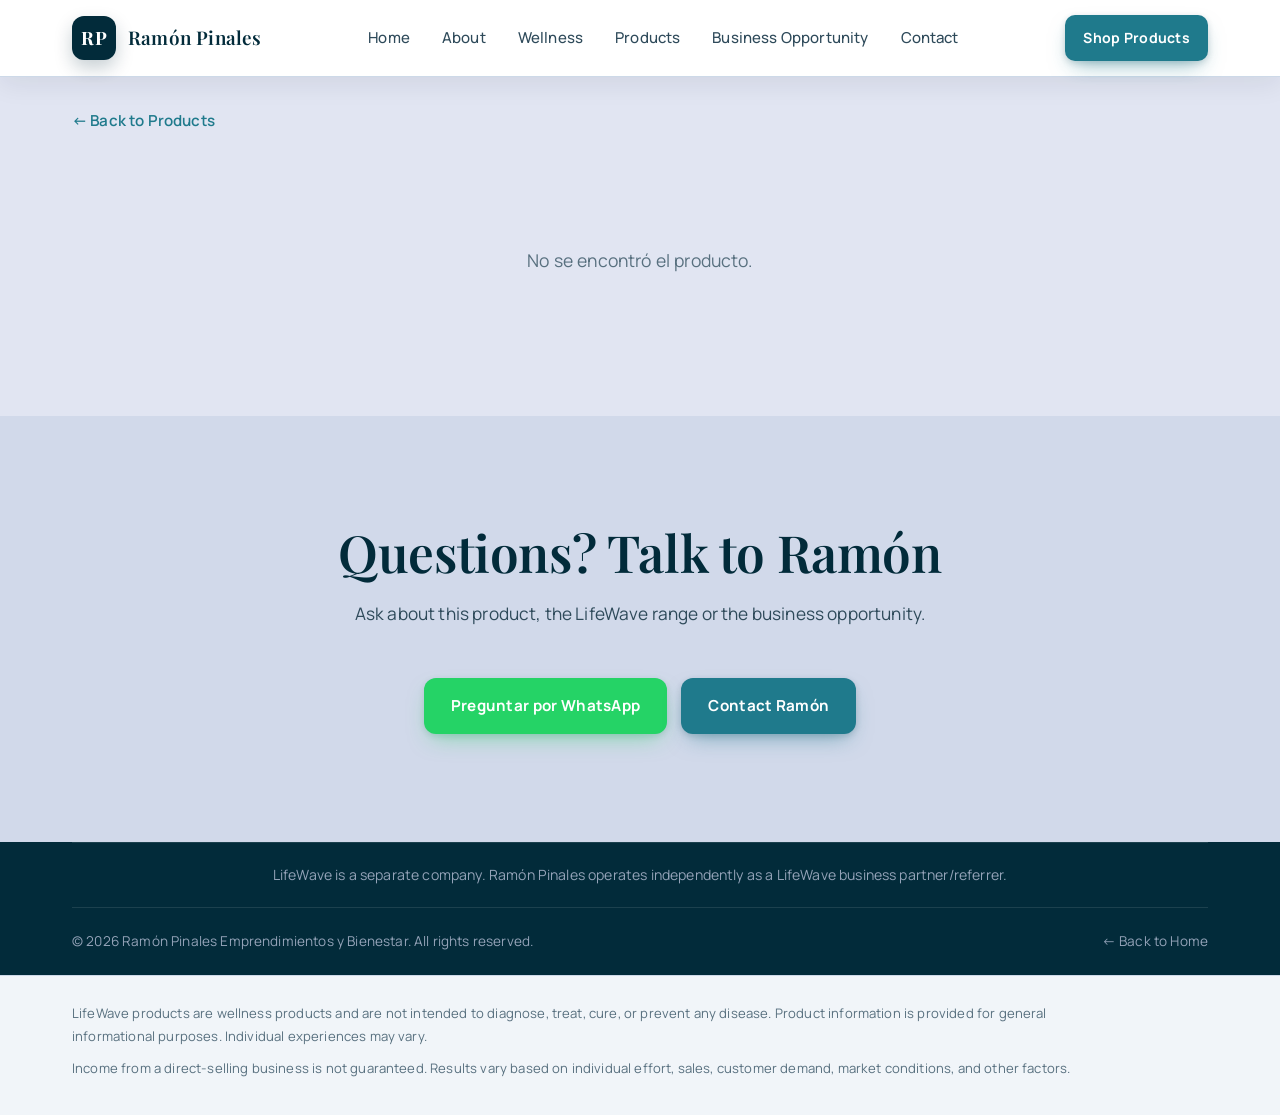
<file: product.html>
<!DOCTYPE html>
<html lang="es">
<head>
  <meta charset="UTF-8" />
  <meta name="viewport" content="width=device-width, initial-scale=1.0" />
  <title>Product Details | Ramón Pinales | Entrepreneurship &amp; Wellbeing</title>
  <meta name="description" content="View wellness product details from Ramón Pinales' LifeWave store, including X39 and X49 patches, pricing and how to buy via WhatsApp." />
  <link rel="canonical" href="https://example.com/product.html" />
  <link rel="icon" type="image/svg+xml" href="data:image/svg+xml,%3Csvg xmlns='http://www.w3.org/2000/svg' viewBox='0 0 64 64'%3E%3Ccircle cx='32' cy='32' r='30' fill='%23022b3a'/%3E%3Ctext x='32' y='41' font-family='Arial' font-size='24' font-weight='bold' fill='%23bfdbf7' text-anchor='middle'%3ERP%3C/text%3E%3C/svg%3E" />

  <!-- Open Graph -->
  <meta property="og:type" content="product" />
  <meta property="og:title" content="Ramón Pinales | Entrepreneurship &amp; Wellbeing" />
  <meta property="og:description" content="Explore LifeWave wellness products with Ramón Pinales in Asturias, Spain." />
  <meta property="og:url" content="https://example.com/product.html" />
  <meta property="og:image" content="https://example.com/images/site/roman.jpg" />
  <meta property="og:locale" content="es_ES" />
  <meta property="product:availability" content="in stock" />

  <!-- Twitter / X -->
  <meta name="twitter:card" content="summary_large_image" />
  <meta name="twitter:title" content="Ramón Pinales | Entrepreneurship &amp; Wellbeing" />
  <meta name="twitter:description" content="Explore LifeWave wellness products with Ramón Pinales in Asturias, Spain." />
  <meta name="twitter:image" content="https://example.com/images/site/roman.jpg" />
  <meta name="theme-color" content="#022b3a" />
  <meta name="robots" content="index, follow" />
  <link rel="preconnect" href="https://fonts.googleapis.com" />
  <link rel="preconnect" href="https://fonts.gstatic.com" crossorigin />
  <link href="https://fonts.googleapis.com/css2?family=Playfair+Display:ital,wght@0,500;0,600;0,700;1,500&family=Manrope:wght@400;500;600;700;800&display=swap" rel="stylesheet" />
  <link rel="stylesheet" href="css/styles.css" />
</head>
<body class="detail-body">
  <a class="skip-link" href="#detail">Skip to content</a>

  <!-- ============ NAVBAR ============ -->
  <header class="navbar" id="navbar">
    <div class="container nav-inner">
      <a href="index.html" class="brand" aria-label="Ramón Pinales">
        <span class="brand-mark" aria-hidden="true">RP</span>
        <span class="brand-name">Ramón Pinales</span>
      </a>
      <nav class="nav-links" id="navLinks" aria-label="Primary">
        <a href="index.html#home">Home</a>
        <a href="index.html#about">About</a>
        <a href="index.html#wellness">Wellness</a>
        <a href="index.html#products">Products</a>
        <a href="index.html#business">Business Opportunity</a>
        <a href="index.html#contact">Contact</a>
      </nav>
      <div class="nav-actions">
        <a class="btn btn-sm btn-primary" href="https://lifewave.com/ramonmillonario/store/products" target="_blank" rel="noopener noreferrer">Shop Products</a>
      </div>
    </div>
  </header>

  <main id="main">
    <!-- ============ BACK ============ -->
    <div class="container detail-back">
      <a href="index.html#products" class="back-link">← Back to Products</a>
    </div>

    <!-- ============ PRODUCT DETAIL ============ -->
    <section class="detail" id="detail">
      <div class="container" id="detailRoot">
        <div class="detail-loading">Loading product...</div>
      </div>
    </section>

    <!-- ============ CTA / CONTACT ============ -->
    <section class="section detail-cta">
      <div class="container detail-cta-inner">
        <h2 class="section-title">Questions? Talk to Ramón</h2>
        <p class="section-sub sub center">Ask about this product, the LifeWave range or the business opportunity.</p>
        <div class="cta-row center">
          <a class="btn btn-wa" href="#contact" id="detailCtaWhatsApp">Preguntar por WhatsApp</a>
          <a class="btn btn-primary" href="index.html#contact">Contact Ramón</a>
        </div>
      </div>
    </section>
  </main>

  <!-- ============ FOOTER (minimal) ============ -->
  <footer class="footer">
    <div class="container">
      <div class="footer-note">LifeWave is a separate company. Ramón Pinales operates independently as a LifeWave business partner/referrer.</div>
      <div class="footer-bottom">
        <span>© 2026 Ramón Pinales Emprendimientos y Bienestar. All rights reserved.</span>
        <a href="index.html" class="back-home">← Back to Home</a>
      </div>
    </div>
  </footer>

  <!-- ============ LEGAL DISCLAIMERS ============ -->
  <section class="disclaimers">
    <div class="container">
      <p class="disclaimer">LifeWave products are wellness products and are not intended to diagnose, treat, cure, or prevent any disease. Product information is provided for general informational purposes. Individual experiences may vary.</p>
      <p class="disclaimer">Income from a direct-selling business is not guaranteed. Results vary based on individual effort, sales, customer demand, market conditions, and other factors.</p>
    </div>
  </section>

  <div class="toast" id="toast" role="status" aria-live="polite"></div>

  <script src="js/meta-pixel.js"></script>
  <script src="js/products-data.js"></script>
  <script src="js/product-detail.js"></script>
</body>
</html>
</file>
<file: css/styles.css>
/* ==========================================================
   Ramón Pinales | Entrepreneurship & Wellbeing
   REFINED EDITORIAL THEME — soft blue-grey, champagne accents
   ========================================================== */

:root {
  --white: #ffffff;
  --bg: #e1e5f2;
  --bg-2: #d1d9ea;
  --surface: #ffffff;
  --blue: #1f7a8c;
  --blue-dark: #155e6d;
  --blue-soft: #d6e9f2;
  --sky: #bfdbf7;
  --sky-soft: #e3eefb;
  --teal: #1f7a8c;
  --teal-soft: #d6e9f2;
  --accent: #1f7a8c;
  --accent-2: #0f5b6b;
  --gold: #1f7a8c;
  --gold-soft: #d6e9f2;
  --ink: #022b3a;
  --ink-soft: #2e4a5a;
  --ink-dim: #58707f;
  --navy: #022b3a;
  --line: #cdd9e8;
  --line-strong: #b2c2d6;
  --wa: #25d366;
  --radius: 18px;
  --shadow: 0 18px 44px rgba(2, 43, 58, 0.10);
  --font-body: 'Manrope', system-ui, -apple-system, sans-serif;
  --font-head: 'Playfair Display', Georgia, serif;
}

* { margin:0; padding:0; box-sizing:border-box; }

html { scroll-behavior:smooth; scroll-padding-top:90px; }

@media (prefers-reduced-motion: reduce) {
  html { scroll-behavior:auto; }
  *, *::before, *::after { animation-duration:0.001ms !important; animation-iteration-count:1 !important; transition-duration:0.001ms !important; }
}

body {
  font-family: var(--font-body);
  background: var(--bg);
  color: var(--ink);
  line-height: 1.7;
  letter-spacing: 0.01em;
  -webkit-font-smoothing: antialiased;
  overflow-x: hidden;
}

h1,h2,h3,h4,.brand-name,.featured-name,.model-name,.detail-name { font-family: var(--font-head); font-weight:600; }

img { max-width:100%; display:block; }

a { color:inherit; text-decoration:none; }
a:focus-visible, button:focus-visible, input:focus-visible, select:focus-visible, textarea:focus-visible {
  outline:2px solid var(--blue); outline-offset:3px; border-radius:6px;
}

.container { width:100%; max-width:1180px; margin:0 auto; padding:0 22px; }

.skip-link { position:absolute; left:-9999px; top:0; background:var(--blue); color:#fff; padding:10px 16px; z-index:2000; border-radius:0 0 8px 0; }
.skip-link:focus { left:0; }

/* ---------- Buttons ---------- */
.btn {
  display:inline-flex; align-items:center; justify-content:center; gap:9px;
  font-family:var(--font-body); font-weight:700; font-size:0.95rem; letter-spacing:0.02em;
  padding:14px 26px; border-radius:12px; border:1px solid transparent;
  cursor:pointer; transition:transform .22s ease, box-shadow .28s ease, background .28s ease, color .28s ease, border-color .28s ease;
  white-space:nowrap; text-align:center;
  -webkit-tap-highlight-color:transparent;
}
.btn:active { transform:translateY(1px) scale(0.985); }
.btn-sm { padding:10px 17px; font-size:0.88rem; border-radius:10px; }
.btn-lg { padding:16px 32px; font-size:1.03rem; }
.btn-block { width:100%; }

.btn-primary {
  background:var(--blue);
  color:#fff;
  box-shadow:0 10px 22px -8px rgba(31,122,140,0.55), 0 2px 6px rgba(2,43,58,0.16);
}
.btn-primary:hover { background:var(--blue-dark); transform:translateY(-2px); box-shadow:0 14px 28px -10px rgba(31,122,140,0.6), 0 3px 8px rgba(2,43,58,0.18); }
.btn-primary:active { box-shadow:0 4px 10px -5px rgba(31,122,140,0.5); }

.btn-wa {
  background:var(--wa);
  color:#fff;
  box-shadow:0 10px 22px -8px rgba(37,211,102,0.5), 0 2px 6px rgba(2,43,58,0.12);
}
.btn-wa:hover { background:#1fbd5c; transform:translateY(-2px); box-shadow:0 14px 28px -10px rgba(37,211,102,0.55); }
.btn-wa:active { box-shadow:0 4px 10px -5px rgba(37,211,102,0.45); }

.btn-outline {
  background:var(--white); color:var(--blue); border-color:rgba(31,122,140,0.5);
  box-shadow:0 2px 6px rgba(2,43,58,0.05);
}
.btn-outline:hover { background:var(--sky-soft); border-color:var(--blue); transform:translateY(-2px); box-shadow:0 10px 20px -8px rgba(31,122,140,0.3); }
.btn-outline:active { box-shadow:0 3px 8px -3px rgba(31,122,140,0.28); }

.btn-ghost { background:var(--white); color:var(--ink-soft); border-color:var(--line-strong); box-shadow:0 1px 2px rgba(2,43,58,0.04); }
.btn-ghost:hover { border-color:var(--blue); color:var(--blue); transform:translateY(-2px); box-shadow:0 8px 16px -8px rgba(31,122,140,0.28); }
.btn-ghost:active { box-shadow:none; }

/* ---------- Navbar ---------- */
.navbar {
  position:fixed; top:0; left:0; width:100%; z-index:1000;
  background:#ffffff; border-bottom:1px solid var(--line);
  transition:box-shadow .3s ease;
}
.navbar.scrolled { box-shadow:0 8px 24px rgba(15,23,42,0.07); }
.nav-inner { display:flex; align-items:center; justify-content:space-between; height:76px; }

.brand { display:flex; align-items:center; gap:12px; }
.brand-mark {
  width:44px; height:44px; border-radius:12px; display:grid; place-items:center;
  background:var(--navy);
  color:#fff; font-family:var(--font-head); font-weight:700; font-size:1.15rem; letter-spacing:.5px;
  box-shadow:0 8px 18px rgba(2,43,58,0.22);
}
.brand-name { font-family:var(--font-head); font-weight:600; font-size:1.18rem; letter-spacing:.2px; color:var(--ink); }
.brand-name .brand-tag { display:block; font-family:var(--font-body); font-size:0.62rem; font-weight:600; text-transform:uppercase; letter-spacing:2.5px; color:var(--gold); margin-top:1px; }

.nav-links { display:flex; gap:4px; align-items:center; }
.nav-links a { padding:9px 14px; border-radius:9px; font-size:0.94rem; color:var(--ink-soft); transition:color .2s, background .2s; font-weight:500; }
.nav-links a:hover { color:var(--blue); background:var(--blue-soft); }

.nav-actions { display:flex; align-items:center; gap:14px; }
.lang-switch { display:flex; align-items:center; gap:2px; font-size:0.9rem; color:var(--ink-dim); }
.lang-divider { opacity:.4; }
.lang-btn { background:none; border:none; color:var(--ink-dim); cursor:pointer; font-family:var(--font-head); font-weight:600; font-size:0.9rem; padding:4px 6px; }
.lang-btn.active { color:var(--blue); }

.hamburger { display:none; flex-direction:column; gap:5px; background:none; border:none; cursor:pointer; padding:8px; }
.h-line { width:24px; height:2px; background:var(--ink); border-radius:2px; transition:transform .3s, opacity .3s; }
.hamburger.open .h-line:nth-child(1){ transform:translateY(7px) rotate(45deg); }
.hamburger.open .h-line:nth-child(2){ opacity:0; }
.hamburger.open .h-line:nth-child(3){ transform:translateY(-7px) rotate(-45deg); }

/* ---------- Hero ---------- */
.hero {
  position:relative; min-height:100vh; display:flex; align-items:center; justify-content:center; text-align:center;
  overflow:hidden; padding:130px 22px 70px;
}
.hero-bg {
  position:absolute; inset:0; z-index:0;
  background-size:cover; background-position:center; transform:scale(1.1);
  animation:heroZoom 20s ease-in-out infinite alternate;
}
@keyframes heroZoom { from { transform:scale(1.05); } to { transform:scale(1.16); } }
.hero-overlay {
  position:absolute; inset:0; z-index:1;
  background:rgba(4,35,49,0.78);
}
.hero-bg-fx { position:absolute; inset:0; z-index:1; overflow:hidden; }
.ring { position:absolute; border:1px solid rgba(255,255,255,0.12); border-radius:50%; }
.ring-1 { width:520px; height:520px; top:50%; left:50%; transform:translate(-50%,-50%); animation:slowSpin 46s linear infinite; }
.ring-2 { width:760px; height:760px; top:50%; left:50%; transform:translate(-50%,-50%); border-color:rgba(191,153,54,0.18); animation:slowSpin 64s linear infinite reverse; }
@keyframes slowSpin { to { transform:translate(-50%,-50%) rotate(360deg); } }
.particles { position:absolute; inset:0; }

.hero-inner { position:relative; z-index:3; max-width:880px; animation:fadeUp 1s ease both; }
.hero-eyebrow {
  color:var(--gold); font-weight:700; letter-spacing:4px; text-transform:uppercase; font-size:0.8rem; margin-bottom:22px;
  display:inline-block; padding:9px 20px; border:1px solid rgba(191,153,54,0.45); border-radius:999px; background:rgba(18,36,60,0.4); backdrop-filter:blur(6px);
}
.hero-title { font-family:var(--font-head); font-size:clamp(2.6rem, 6.4vw, 5rem); line-height:1.08; font-weight:600; letter-spacing:-0.5px; color:#ffffff; text-shadow:0 4px 34px rgba(2,8,18,0.5); }
.hero-title .accent { color:var(--gold); font-style:italic; }
.hero-sub { margin:26px auto 40px; font-size:clamp(1.08rem, 2.4vw, 1.26rem); color:#dbe6f1; max-width:660px; text-shadow:0 2px 12px rgba(2,8,18,0.45); }
.hero-cta { display:flex; gap:16px; justify-content:center; flex-wrap:wrap; }
.hero-slogan { margin-top:44px; font-family:var(--font-head); font-style:italic; font-size:1.3rem; color:var(--gold); letter-spacing:.3px; }
.hero-trust { margin-top:16px; color:#c7d3e0; font-size:0.92rem; letter-spacing:.5px; }

@keyframes fadeUp { from { opacity:0; transform:translateY(28px); } to { opacity:1; transform:none; } }

/* ---------- Trust strip ---------- */
.trust-strip { background:#022b3a; color:#e6edf5; }
.trust-grid { display:grid; grid-template-columns:repeat(4,1fr); text-align:center; }
.trust-item { padding:28px 10px; font-family:var(--font-body); font-weight:600; font-size:0.98rem; color:#dbe7f2; border-right:1px solid rgba(255,255,255,0.12); letter-spacing:.5px; }
.trust-item:last-child { border-right:none; }

/* ---------- Sections ---------- */
.section { padding:108px 22px; }
.section-eyebrow {
  color:var(--gold); font-weight:700; letter-spacing:3px; text-transform:uppercase; font-size:0.74rem; margin-bottom:16px;
  display:inline-flex; align-items:center; gap:10px;
}
.section-eyebrow::before { content:''; width:26px; height:2px; background:var(--gold); border-radius:2px; }
.section-eyebrow.centered::after { content:''; width:26px; height:2px; background:var(--gold); border-radius:2px; }
.section-eyebrow.light { color:var(--sky); }
.section-eyebrow.light::before { background:var(--sky); }
.section-title { font-size:clamp(2.1rem, 5vw, 3.2rem); font-weight:600; letter-spacing:-0.4px; line-height:1.12; margin-bottom:18px; color:var(--ink); }
.section-title.light { color:#fff; }
.section-sub { color:var(--ink-dim); font-size:1.08rem; max-width:640px; margin-bottom:50px; }
.section-sub.sub { color:var(--ink-soft); }
.section-sub.center { margin-left:auto; margin-right:auto; text-align:center; }

/* Reveal on scroll */
.reveal { opacity:0; transform:translateY(28px); transition:opacity .7s ease, transform .7s ease; }
.reveal.visible { opacity:1; transform:none; }
@media (prefers-reduced-motion: reduce) { .reveal { opacity:1; transform:none; } }

/* Staggered reveal for grids */
.cards-grid .reveal:nth-child(2),
.featured-grid .reveal:nth-child(2), .product-card:nth-child(2),
.model-step:nth-child(2), .income-card:nth-child(2), .social-card:nth-child(2) { transition-delay:.08s; }
.cards-grid .reveal:nth-child(3),
.featured-grid .reveal:nth-child(3), .product-card:nth-child(3),
.model-step:nth-child(3), .income-card:nth-child(3), .social-card:nth-child(3) { transition-delay:.16s; }
.cards-grid .reveal:nth-child(4), .featured-grid .reveal:nth-child(4),
.product-card:nth-child(4), .model-step:nth-child(4),
.income-card:nth-child(4), .social-card:nth-child(4) { transition-delay:.24s; }
.product-card:nth-child(5), .model-step:nth-child(5), .income-card:nth-child(5) { transition-delay:.32s; }
.product-card:nth-child(6), .income-card:nth-child(6) { transition-delay:.4s; }

/* ---------- About ---------- */
.about { background:var(--bg); }
.about-grid { display:grid; grid-template-columns:1fr 1fr; gap:60px; align-items:center; }
.about-visual { position:relative; }
.about-img-frame { border-radius:var(--radius); overflow:hidden; box-shadow:var(--shadow); border:1px solid var(--line); background:var(--bg-2); }
.about-img-frame img { width:100%; height:auto; aspect-ratio:4/5; object-fit:cover; }
.about-img-float { position:absolute; right:-14px; bottom:-14px; width:180px; height:180px; object-fit:cover; border-radius:16px; border:4px solid var(--white); box-shadow:var(--shadow); }
.about-copy { font-size:1.12rem; color:var(--ink-soft); margin-bottom:22px; }
.about-points { list-style:none; margin-bottom:24px; display:flex; flex-direction:column; gap:12px; }
.about-points li { display:flex; align-items:flex-start; gap:12px; color:var(--ink-soft); font-size:1rem; }
.ap-ico {
  flex:0 0 auto; width:26px; height:26px; border-radius:8px; display:grid; place-items:center;
  background:var(--blue-soft); color:var(--blue); margin-top:1px;
  border:1px solid rgba(31,122,140,.18);
}
.about-location { display:flex; align-items:center; gap:10px; color:var(--ink); font-weight:600; margin-bottom:26px; }
.about-location .pin { display:inline-grid; place-items:center; background:var(--blue-soft); color:var(--blue); width:40px; height:40px; border-radius:10px; border:1px solid rgba(31,122,140,.18); }
.pin { color:var(--blue); }
.about-social { display:flex; flex-wrap:wrap; gap:10px; }
.social-btn { display:inline-flex; align-items:center; gap:8px; padding:10px 18px; border:1px solid var(--line-strong); border-radius:11px; color:var(--ink-soft); font-weight:600; font-size:0.9rem; transition:all .25s; background:var(--white); box-shadow:0 1px 2px rgba(18,36,60,0.04); }
.social-btn:hover { border-color:var(--blue); color:var(--blue); transform:translateY(-2px); box-shadow:0 8px 18px -8px rgba(33,77,120,0.3); }
.sd { width:9px; height:9px; border-radius:50%; box-shadow:0 0 0 2px rgba(255,255,255,0.9), 0 1px 4px rgba(18,36,60,0.25); }
.sd.ig{ background:#e4405f;} .sd.tt{ background:#69c9d0;} .sd.fb{ background:#1877f2;}

/* ---------- Wellness cards ---------- */
.wellness { background:var(--bg-2); }
.cards-grid { display:grid; grid-template-columns:repeat(3,1fr); gap:22px; margin-bottom:46px; }
.card { background:var(--white); border:1px solid var(--line); border-radius:var(--radius); padding:30px; transition:transform .3s ease, border-color .3s ease, box-shadow .3s ease; position:relative; overflow:hidden; }
.card::before { content:''; position:absolute; inset:0; background:rgba(31,122,140,0.05); opacity:0; transition:opacity .3s ease; }
.card:hover { transform:translateY(-6px); border-color:var(--blue); box-shadow:0 18px 40px rgba(2,43,58,0.10); }
.card:hover::before { opacity:1; }
.card-ico-wrap { margin-bottom:20px; position:relative; width:64px; height:64px; }
.card-ico-wrap::before {
  content:''; position:absolute; inset:-4px; border-radius:18px;
  border:1px solid rgba(31,122,140,0.28); opacity:0; transition:opacity .3s ease, transform .3s ease;
}
.card:hover .card-ico-wrap::before { opacity:1; transform:rotate(4deg); }
.card-icon { width:64px; height:64px; border-radius:18px; display:grid; place-items:center;
  background:var(--blue); color:#fff;
  box-shadow:0 10px 22px -8px rgba(31,122,140,0.5), 0 2px 6px rgba(2,43,58,0.14);
  transition:transform .3s ease, box-shadow .3s ease;
}
.card:hover .card-icon { transform:rotate(-4deg) scale(1.05); box-shadow:0 14px 28px -10px rgba(31,122,140,0.55); }
.card-title { font-size:1.22rem; font-weight:700; margin-bottom:8px; color:var(--ink); }
.card-text { color:var(--ink-dim); font-size:0.96rem; }

/* ---------- Technology ---------- */
.technology { background:#022b3a; color:#fff; position:relative; overflow:hidden; }
.tech-bg { position:absolute; inset:0; background-size:cover; background-position:center; opacity:0.12; }
.tech-overlay { position:absolute; inset:0; background:rgba(2,43,58,0.82); }
.tech-inner { position:relative; display:grid; grid-template-columns:1fr 1fr; gap:60px; align-items:center; }
.tech-visual { position:relative; height:420px; display:grid; place-items:center; }
.tech-orbit { position:absolute; border-radius:50%; }
.orbit-1 { width:340px; height:340px; border:1px solid rgba(31,122,140,0.45); animation:spinX 14s linear infinite; }
.orbit-1::before, .orbit-2::before { content:''; position:absolute; top:50%; left:0; width:10px; height:10px; border-radius:50%; margin-top:-5px; }
.orbit-1::before { background:#d5a832; box-shadow:0 0 12px 2px rgba(191,153,54,0.7); }
.orbit-2 { width:430px; height:430px; border:1px dashed rgba(31,122,140,0.55); animation:spinX 26s linear infinite reverse; }
.orbit-2::before { background:var(--sky); box-shadow:0 0 12px 2px rgba(191,219,247,0.7); }
.orbit-1::after, .orbit-2::after { content:''; position:absolute; top:50%; left:100%; width:8px; height:8px; border-radius:50%; margin-top:-4px; margin-left:-4px; background:#fff; box-shadow:0 0 10px rgba(255,255,255,0.9); }
@keyframes spinX { to { transform:rotate(360deg); } }
.tech-core { position:relative; width:160px; height:160px; }
.tech-rays { position:absolute; inset:-46px; background:repeating-conic-gradient(from 0deg, transparent 0 18deg, rgba(191,219,247,0.30) 18deg 24deg); animation:spinX 16s linear infinite; border-radius:50%; -webkit-mask:radial-gradient(circle, transparent 30%, #000 33%); mask:radial-gradient(circle, transparent 30%, #000 33%); }
.tech-core-symbol { position:relative; display:grid; place-items:center; width:100%; height:100%; border-radius:50%; background:#155e6d; border:1px solid rgba(191,219,247,0.5); color:var(--sky); box-shadow:0 0 60px rgba(31,122,140,0.45), inset 0 0 30px rgba(2,43,58,0.6); animation:corePulse 3.6s ease-in-out infinite; }
@keyframes corePulse { 0%,100%{ box-shadow:0 0 45px rgba(31,122,140,0.4), inset 0 0 30px rgba(2,43,58,0.6);} 50%{ box-shadow:0 0 80px rgba(31,122,140,0.7), inset 0 0 36px rgba(2,43,58,0.65);} }
.tech-core-symbol svg { display:block; filter:drop-shadow(0 0 8px rgba(191,219,247,0.5)); }
.tech-copy { color:#d7e1eb; font-size:1.08rem; margin-bottom:20px; }
.microcopy { font-family:var(--font-head); font-style:italic; color:var(--gold); font-size:1.05rem; margin-bottom:28px; }

/* ---------- Business ---------- */
.business-grid { display:grid; grid-template-columns:1fr 1.1fr; gap:56px; align-items:center; }
.business-visual { position:relative; }
.business-visual > img:first-child { width:100%; border-radius:var(--radius); box-shadow:var(--shadow); border:1px solid var(--line); aspect-ratio:1/1; object-fit:cover; }
.business-visual-float { position:absolute; right:-14px; bottom:-14px; width:46%; border-radius:16px; border:4px solid var(--white); box-shadow:var(--shadow); aspect-ratio:1/1; object-fit:cover; }
.biz-list { list-style:none; display:flex; flex-direction:column; gap:14px; margin-bottom:32px; }
.biz-list li { display:flex; align-items:center; gap:12px; color:var(--ink-soft); font-size:1.02rem; }
.biz-list .ap-ico { width:28px; height:28px; }

/* ---------- Featured ---------- */
.featured { background:var(--bg-2); }
.featured-grid { display:grid; grid-template-columns:repeat(3,1fr); gap:26px; }
.featured-card { position:relative; background:var(--surface); border:1px solid var(--line); border-radius:var(--radius); overflow:hidden; transition:transform .35s, border-color .35s, box-shadow .35s; display:flex; flex-direction:column; }
.featured-card:hover { transform:translateY(-8px); border-color:rgba(47,106,160,0.35); box-shadow:0 24px 50px rgba(18,36,60,0.13); }
.featured-media { position:relative; height:220px; background:var(--bg-2); overflow:hidden; }
.featured-media img { width:100%; height:100%; object-fit:contain; padding:18px; transition:transform .45s ease; }
.featured-card:hover .featured-media img { transform:scale(1.05); }
.featured-media .badge { position:absolute; top:14px; right:14px; z-index:2; }
.badge { background:var(--sky); color:var(--navy); font-size:0.72rem; font-weight:700; padding:6px 13px; border-radius:999px; text-transform:uppercase; letter-spacing:.5px; box-shadow:0 4px 10px rgba(31,122,140,0.25); }
.featured-body { padding:24px 24px 26px; display:flex; flex-direction:column; flex:1; }
.featured-name { font-size:1.35rem; font-weight:600; margin-bottom:10px; color:var(--ink); line-height:1.25; }
.featured-name a:hover { color:var(--blue); }
.featured-desc { color:var(--ink-dim); font-size:0.96rem; margin-bottom:18px; flex:1; }
.featured-body .product-price { margin-bottom:16px; }
.featured-body .product-links { margin-top:2px; }
.featured-body .product-links .btn { padding:10px; font-size:0.87rem; }

/* ---------- Catalog ---------- */
.catalog { background:var(--bg); }
.catalog-tools { display:flex; gap:14px; align-items:center; flex-wrap:wrap; margin-bottom:30px; }
.search-input { flex:1; min-width:200px; padding:14px 18px; border-radius:11px; border:1px solid var(--line-strong); background:var(--white); color:var(--ink); font-size:0.98rem; }
.search-input::placeholder { color:var(--ink-dim); }
.search-input:focus { border-color:var(--blue); outline:none; box-shadow:0 0 0 3px rgba(47,106,160,0.14); }
.sort-label { display:flex; align-items:center; gap:8px; color:var(--ink-dim); font-size:0.9rem; }
.sort-label select { padding:12px 14px; border-radius:10px; border:1px solid var(--line-strong); background:var(--white); color:var(--ink); font-size:0.92rem; }
.filter-toggle { display:none; }

.catalog-layout { display:grid; grid-template-columns:250px 1fr; gap:34px; align-items:start; }
.filters { background:var(--white); border:1px solid var(--line); border-radius:var(--radius); padding:24px; position:sticky; top:96px; box-shadow:0 10px 26px rgba(15,23,42,0.05); }
.filter-heading { font-size:0.8rem; text-transform:uppercase; letter-spacing:1px; color:var(--blue); margin:18px 0 10px; }
.filter-heading:first-child { margin-top:0; }
.filter-group { display:flex; flex-direction:column; gap:6px; }
.filter-group label { display:flex; align-items:center; gap:9px; color:var(--ink-soft); font-size:0.92rem; padding:3px 0; cursor:pointer; }
.filter-group input[type="checkbox"] { accent-color:var(--blue); width:16px; height:16px; cursor:pointer; }
.filters .btn { margin-top:22px; }

.results-count { color:var(--ink-dim); font-size:0.9rem; margin-bottom:18px; }
.product-grid { display:grid; grid-template-columns:repeat(4,1fr); gap:18px; }
.product-card { background:var(--white); border:1px solid var(--line); border-radius:var(--radius); overflow:hidden; transition:transform .3s, border-color .3s, box-shadow .3s; display:flex; flex-direction:column; }
.product-card:hover { transform:translateY(-5px); border-color:var(--blue); box-shadow:0 16px 34px rgba(15,23,42,0.10); }
.product-thumb { height:180px; display:grid; place-items:center; background:var(--bg-2); border-bottom:1px solid var(--line); overflow:hidden; }
.product-thumb img { width:100%; height:100%; object-fit:contain; padding:12px; transition:transform .3s ease; }
.product-card:hover .product-thumb img { transform:scale(1.05); }
.product-body { padding:16px; display:flex; flex-direction:column; flex:1; }
.product-cat { font-size:0.7rem; text-transform:uppercase; letter-spacing:.8px; color:var(--blue); margin-bottom:6px; font-weight:600; }
.product-name { font-size:0.97rem; font-weight:700; margin-bottom:8px; color:var(--ink); line-height:1.3; }
.product-name a:hover { color:var(--blue); }
.product-desc { color:var(--ink-dim); font-size:0.87rem; flex:1; margin-bottom:14px; }
.product-price { margin-bottom:16px; }
.price-row { display:flex; justify-content:space-between; align-items:center; padding:7px 0; border-bottom:1px dashed var(--line); }
.price-row.sub { border-bottom:none; }
.price-label { font-size:0.85rem; color:var(--ink-soft); }
.price-main { font-family:var(--font-head); font-weight:700; font-size:1.05rem; color:var(--ink); }
.product-links { display:flex; flex-direction:column; gap:8px; }
.product-links .btn { padding:10px; font-size:0.87rem; }
.no-results { color:var(--ink-dim); grid-column:1/-1; padding:40px; text-align:center; }

/* ---------- Business ---------- */
.business { background:var(--bg-2); }
.business .section-sub { margin-bottom:28px; }
.cta-row { display:flex; gap:14px; justify-content:flex-start; flex-wrap:wrap; }
.cta-row.center { justify-content:center; }

.model { background:var(--bg); }
.model-grid { display:grid; grid-template-columns:repeat(5,1fr); gap:18px; }
.model-step { position:relative; background:var(--bg); border:1px solid var(--line); border-radius:var(--radius); padding:26px 18px; text-align:center; transition:transform .3s, border-color .3s, box-shadow .3s; box-shadow:0 1px 0 rgba(255,255,255,.7) inset, 0 1px 3px rgba(18,36,60,0.04); }
.model-step:hover { transform:translateY(-5px); border-color:var(--blue-soft); box-shadow:0 1px 0 rgba(255,255,255,.7) inset, 0 16px 32px -12px rgba(33,77,120,0.28); }
.model-num { font-family:var(--font-head); font-size:2rem; font-weight:700; color:var(--gold); display:block; margin-bottom:10px; text-shadow:0 1px 0 rgba(255,255,255,.6); }
.model-name { font-size:1.08rem; margin-bottom:8px; color:var(--ink); }
.model-desc { color:var(--ink-dim); font-size:0.88rem; }

/* ---------- Income ---------- */
.income { background:var(--bg); }
.income-grid { display:grid; grid-template-columns:repeat(3,1fr); gap:18px; margin-bottom:28px; }
.income-card { position:relative; overflow:hidden; background:var(--white); border:1px solid var(--line); border-radius:var(--radius); padding:24px; transition:transform .3s, border-color .3s, box-shadow .3s; box-shadow:0 1px 2px rgba(2,43,58,0.05); }
.income-card::before { content:''; position:absolute; inset:0 0 auto 0; height:4px; background:var(--blue); opacity:0; transition:opacity .3s; }
.income-card:hover { transform:translateY(-5px); border-color:var(--sky); box-shadow:0 18px 34px -14px rgba(31,122,140,0.3); }
.income-card:hover::before { opacity:1; }
.income-num { font-family:var(--font-head); font-weight:700; color:var(--gold); font-size:1rem; letter-spacing:1.2px; margin-bottom:10px; }
.income-name { font-size:1.1rem; font-weight:700; margin-bottom:6px; color:var(--ink); }
.income-desc { color:var(--ink-dim); font-size:0.9rem; }
.disclaimer-inline { font-size:0.85rem; color:var(--ink-dim); max-width:720px; margin:0 auto 30px; text-align:center; }
.income .cta-row { margin-top:8px; }

/* ---------- Ent CTA (dark premium) ---------- */
.ent-cta { background:#022b3a; color:#fff; text-align:center; }
.ent-cta .section-title.light { color:#fff; }
.ent-inner { max-width:760px; margin:0 auto; }
.ent-text { color:#cbd5e1; font-size:1.1rem; margin-bottom:34px; }
.ent-cta .btn-ghost { color:#fff; border-color:rgba(255,255,255,0.3); }
.ent-cta .btn-ghost:hover { border-color:var(--sky); color:var(--sky); }

/* ---------- Events ---------- */
.events { background:var(--bg); text-align:center; }
.event-note { max-width:520px; margin:10px auto 0; padding:30px; border:1px dashed var(--blue); border-radius:var(--radius); color:var(--ink-soft); background:var(--bg); }

/* ---------- Social ---------- */
.social { background:var(--bg); }
.social-grid { display:grid; grid-template-columns:repeat(3,1fr); gap:18px; }
.social-card { position:relative; display:flex; flex-direction:column; align-items:center; gap:8px; background:var(--white); border:1px solid var(--line); border-radius:var(--radius); padding:28px 22px; text-align:center; transition:transform .3s, border-color .3s, box-shadow .3s; }
.social-card::before { content:''; position:absolute; inset:0; border-radius:inherit; opacity:0; transition:opacity .3s; background:rgba(31,122,140,0.05); }
.social-card:hover { transform:translateY(-6px); border-color:var(--blue); box-shadow:0 18px 36px -12px rgba(33,77,120,0.28); }
.social-card:hover::before { opacity:1; }
.sc-letter {
  width:54px; height:54px; border-radius:16px; display:grid; place-items:center; margin-bottom:4px;
  font-family:var(--font-head); font-weight:700; font-size:1.4rem; color:#fff;
  background:var(--blue);
  box-shadow:0 10px 20px -8px rgba(31,122,140,0.5);
}
.social-card:hover .sc-letter { transform:translateY(-2px) scale(1.05); transition:transform .3s; }
.sc-handle { font-family:var(--font-head); font-weight:700; font-size:1.05rem; color:var(--ink); }
.sc-name { color:var(--ink-dim); font-size:0.9rem; }

/* ---------- FAQ ---------- */
.faq { background:var(--bg-2); }
.faq-container { max-width:760px; }
.faq-item { border:1px solid var(--line); border-radius:14px; margin-bottom:12px; overflow:hidden; background:var(--bg); }
.faq-q { width:100%; text-align:left; background:none; border:none; color:var(--ink); font-family:var(--font-head); font-weight:700; font-size:1.02rem; padding:20px 22px; cursor:pointer; display:flex; justify-content:space-between; align-items:center; gap:16px; }
.faq-icon { width:26px; height:26px; flex-shrink:0; display:grid; place-items:center; color:var(--blue); font-size:1.05rem; font-weight:700; border-radius:8px; background:var(--blue-soft); border:1px solid rgba(31,122,140,.18); transition:transform .3s; }
.faq-item.open .faq-icon { transform:rotate(45deg); }
.faq-a { max-height:0; overflow:hidden; transition:max-height .35s ease; }
.faq-a-inner { padding:0 22px 20px; color:var(--ink-soft); font-size:0.97rem; }
.faq-item.open .faq-a { max-height:300px; }
.faq-a .btn { margin-top:12px; }

/* ---------- Final CTA ---------- */
.final-cta { background:#022b3a; text-align:center; position:relative; overflow:hidden; }
.final-inner { max-width:760px; margin:0 auto; position:relative; z-index:2; }
.final-text { color:#e0f2fe; font-size:1.12rem; margin-bottom:34px; }
.final-cta .btn-outline { background:rgba(255,255,255,0.12); color:#fff; border-color:rgba(255,255,255,0.5); }
.final-cta .btn-outline:hover { background:rgba(255,255,255,0.22); border-color:#fff; }
.final-cta .btn-ghost { color:#e0f2fe; border-color:rgba(255,255,255,0.35); }
.final-cta .btn-ghost:hover { border-color:#fff; color:#fff; }

/* ---------- Contact ---------- */
.contact { background:var(--bg); }
.contact-grid { display:grid; grid-template-columns:1fr 1.2fr; gap:50px; align-items:start; }
.contact-text { color:var(--ink-soft); margin-bottom:26px; }

.wa-panel { background:#16a34a; border:1px solid rgba(16,122,87,0.3); border-radius:var(--radius); padding:30px; color:#fff; box-shadow:0 16px 40px rgba(13,148,136,0.28); margin-bottom:26px; position:relative; }
.wa-panel-icon {
  position:relative; z-index:1; width:64px; height:64px; border-radius:18px; display:grid; place-items:center; margin-bottom:16px;
  background:rgba(255,255,255,0.22); color:#fff;
  border:1px solid rgba(255,255,255,0.3);
}
.wa-panel-title { position:relative; z-index:1; font-size:1.35rem; font-weight:800; margin-bottom:8px; font-family:var(--font-head); }
.wa-panel-text { position:relative; z-index:1; color:#eafff6; font-size:0.98rem; margin-bottom:22px; }
.wa-panel .btn-wa { position:relative; z-index:1; background:#fff; color:#0d9488; box-shadow:0 8px 20px rgba(0,0,0,0.18); }
.wa-panel .btn-wa:hover { background:#f0fdf4; transform:translateY(-2px); }

.channel-head { font-size:0.85rem; text-transform:uppercase; letter-spacing:1.2px; color:var(--ink-dim); font-weight:600; margin-bottom:10px; }
.contact-channels { display:flex; flex-direction:column; gap:8px; }
.channel { display:flex; align-items:center; gap:12px; color:var(--ink-soft); font-weight:600; padding:8px 12px; border-radius:11px; transition:color .2s, transform .2s, background .2s, box-shadow .2s; margin-left:-12px; }
.channel:hover { color:var(--blue); transform:translateX(4px); background:var(--bg); box-shadow:0 4px 12px -6px rgba(33,77,120,0.18); }
.channel-dot { width:13px; height:13px; border-radius:50%; box-shadow:0 0 0 3px rgba(255,255,255,0.9), 0 2px 6px rgba(18,36,60,0.2); }
.channel-dot.ig{ background:#e4405f;} .channel-dot.tt{background:#69c9d0;} .channel-dot.fb{background:#1877f2;}
.channel-dot.wa{ background:#25d366;}

.form-intro { color:var(--ink-soft); font-size:0.98rem; margin-bottom:22px; padding-bottom:18px; border-bottom:1px solid var(--line); }

.contact-form { background:var(--bg); border:1px solid var(--line); border-radius:var(--radius); padding:32px; box-shadow:0 12px 34px rgba(15,23,42,0.05); }
.field { margin-bottom:18px; }
.field label { display:block; font-size:0.9rem; font-weight:600; margin-bottom:7px; color:var(--ink-soft); }
.field input, .field select, .field textarea {
  width:100%; padding:13px 16px; border-radius:11px; border:1px solid var(--line-strong); background:var(--white); color:var(--ink); font-size:0.97rem; font-family:var(--font-body);
}
.field input:focus, .field select:focus, .field textarea:focus { border-color:var(--blue); outline:none; box-shadow:0 0 0 3px rgba(47,106,160,0.14); }
.field input.invalid, .field textarea.invalid { border-color:#dc2626; }
.err { color:#dc2626; font-size:0.82rem; margin-top:5px; display:block; min-height:16px; }
.form-note { margin-top:14px; font-size:0.85rem; color:var(--ink-dim); text-align:center; }

/* ---------- Footer ---------- */
.footer { background:#022b3a; color:#fff; }
.footer-top { display:grid; grid-template-columns:1.6fr repeat(4,1fr); gap:30px; padding:60px 0 40px; }
.footer-brand { display:flex; flex-direction:column; align-items:flex-start; gap:8px; }
.f-name { font-family:var(--font-head); font-weight:800; font-size:1.2rem; }
.f-tag { color:#cbd5e1; font-size:0.95rem; }
.f-slogan { color:var(--sky); font-style:italic; font-size:1.05rem; }
.footer-col { display:flex; flex-direction:column; gap:10px; }
.footer-col h4 { font-size:0.85rem; text-transform:uppercase; letter-spacing:1px; color:var(--sky); margin-bottom:6px; }
.footer-col a { color:#cbd5e1; font-size:0.93rem; transition:color .2s; }
.footer-col a:hover { color:#fff; }
.footer-note { padding:20px 0; border-top:1px solid rgba(255,255,255,0.1); border-bottom:1px solid rgba(255,255,255,0.1); color:#94a3b8; font-size:0.88rem; text-align:center; }
.footer-bottom { display:flex; justify-content:space-between; flex-wrap:wrap; gap:10px; padding:22px 0; color:#94a3b8; font-size:0.85rem; }
.footer-bottom a:hover { color:#fff; }

/* ---------- Disclaimers ---------- */
.disclaimers { background:#f1f5f9; border-top:1px solid var(--line); }
.disclaimers .container { padding-top:26px; padding-bottom:26px; }
.disclaimer { color:var(--ink-dim); font-size:0.82rem; margin-bottom:10px; max-width:1000px; }

/* ---------- WhatsApp Float ---------- */
.whatsapp-float {
  position:fixed; bottom:24px; right:24px; z-index:1500; width:58px; height:58px;
  background:var(--wa); color:#fff; border-radius:50%; display:grid; place-items:center;
  box-shadow:0 12px 30px rgba(22,185,79,0.45), 0 4px 10px rgba(2,43,58,0.16);
  transition:transform .25s ease, box-shadow .25s ease;
}
.whatsapp-float::before {
  content:''; position:absolute; inset:0; border-radius:50%;
  box-shadow:0 0 0 0 rgba(37,211,102,0.55); animation:waPulse 2.4s ease-out infinite;
}
.whatsapp-float:hover { transform:scale(1.08); box-shadow:0 1px 0 rgba(255,255,255,.38) inset, 0 16px 44px rgba(22,185,79,0.6); }
.whatsapp-float:hover::before { animation:none; box-shadow:0 0 0 10px rgba(37,211,102,0); }
@keyframes waPulse { 0%{ box-shadow:0 0 0 0 rgba(37,211,102,0.45);} 70%{ box-shadow:0 0 0 14px rgba(37,211,102,0);} 100%{ box-shadow:0 0 0 0 rgba(37,211,102,0);} }

/* ---------- Toast ---------- */
.toast {
  position:fixed; bottom:100px; left:50%; transform:translateX(-50%) translateY(20px);
  background:var(--ink); color:#fff; border:1px solid var(--sky);
  padding:14px 24px; border-radius:12px; font-size:0.95rem; opacity:0; pointer-events:none;
  transition:opacity .3s, transform .3s; z-index:2000; box-shadow:var(--shadow); max-width:90%; text-align:center;
}
.toast.show { opacity:1; transform:translateX(-50%) translateY(0); }

/* ==========================================================
   PRODUCT DETAIL PAGE
   ========================================================== */
body.detail-body { background:var(--bg); }
.detail-back { padding-top:100px; }
.back-link { color:var(--blue); font-weight:600; font-size:0.95rem; display:inline-block; padding:8px 0; }
.back-link:hover { text-decoration:underline; }
.detail { padding:24px 22px 60px; }
.detail-loading { padding:80px 0; text-align:center; color:var(--ink-dim); font-size:1.1rem; }
.detail-layout { display:grid; grid-template-columns:1.1fr 1fr; gap:50px; align-items:start; }
.detail-media { background:var(--white); border:1px solid var(--line); border-radius:var(--radius); padding:30px; box-shadow:var(--shadow); position:sticky; top:96px; }
.detail-media img { width:100%; height:auto; border-radius:12px; }
.detail-info { }
.detail-name { font-size:clamp(1.8rem,4vw,2.6rem); font-weight:800; line-height:1.15; margin:10px 0 14px; color:var(--ink); }
.detail-desc { color:var(--ink-soft); font-size:1.06rem; margin-bottom:24px; }
.detail-price-grid { display:grid; grid-template-columns:1fr 1fr; gap:16px; margin-bottom:24px; }
.detail-price-card { background:var(--white); border:1px solid var(--line); border-radius:14px; padding:20px; }
.detail-price-card.sub { border-color:var(--blue-soft); background:var(--blue-soft); }
.dp-label { font-size:0.82rem; font-weight:600; color:var(--ink-dim); margin-bottom:6px; text-transform:uppercase; letter-spacing:.5px; }
.dp-value { font-family:var(--font-head); font-weight:800; font-size:1.7rem; color:var(--ink); }
.detail-price-card.sub .dp-value { color:var(--blue-dark); }
.detail-actions { display:flex; gap:12px; flex-wrap:wrap; margin-bottom:16px; }
.detail-disclaimer { font-size:0.82rem; color:var(--ink-dim); margin-bottom:26px; }
.detail-meta { background:var(--white); border:1px solid var(--line); border-radius:var(--radius); padding:24px; }
.detail-meta h3 { font-size:1.1rem; margin-bottom:12px; color:var(--ink); }
.detail-long { color:var(--ink-soft); font-size:0.97rem; margin-bottom:18px; }
.meta-row { display:flex; justify-content:space-between; gap:14px; font-size:0.9rem; padding:8px 0; border-top:1px dashed var(--line); color:var(--ink-soft); }
.meta-row a { color:var(--blue); word-break:break-all; }
.meta-row span:first-child { color:var(--ink-dim); }

.related { margin-top:60px; }
.rel-title { font-size:1.6rem; font-weight:800; margin-bottom:22px; color:var(--ink); }
.rel-grid { display:grid; grid-template-columns:repeat(3,1fr); gap:18px; }
.rel-card { background:var(--white); border:1px solid var(--line); border-radius:var(--radius); padding:16px; text-align:center; transition:transform .3s, border-color .3s, box-shadow .3s; }
.rel-card:hover { transform:translateY(-4px); border-color:var(--blue); box-shadow:0 12px 26px rgba(15,23,42,0.08); }
.rel-card img { height:120px; object-fit:contain; margin:0 auto 12px; }
.rel-name { font-weight:600; font-size:0.92rem; color:var(--ink); margin-bottom:6px; line-height:1.3; }
.rel-price { color:var(--blue); font-weight:700; }

.detail-cta { background:var(--bg-2); text-align:center; }
.detail-cta-inner { max-width:660px; margin:0 auto; }

/* ================= RESPONSIVE ================= */
@media (max-width:1023px) {
  .nav-links {
    position:fixed; top:76px; right:0; flex-direction:column; align-items:flex-start;
    background:#fff; width:260px; padding:24px; gap:6px;
    border-left:1px solid var(--line); border-bottom:1px solid var(--line);
    transform:translateX(100%); transition:transform .3s ease; height:calc(100vh - 76px); box-shadow:-10px 10px 30px rgba(15,23,42,0.08);
  }
  .nav-links.open { transform:translateX(0); }
  .hamburger { display:flex; }
  .nav-actions .btn { display:none; }
  .model-grid { grid-template-columns:repeat(3,1fr); }
  .featured-grid { grid-template-columns:repeat(2,1fr); }
  .product-grid { grid-template-columns:repeat(2,1fr); }
  .detail-layout { grid-template-columns:1fr; gap:30px; }
  .detail-media { position:static; }
}

@media (max-width:767px) {
  .section { padding:72px 20px; }
  .trust-grid { grid-template-columns:repeat(2,1fr); }
  .trust-item { border-bottom:1px solid rgba(255,255,255,0.12); }
  .trust-item:nth-child(2) { border-right:none; }
  .trust-item:nth-child(3), .trust-item:nth-child(4) { border-bottom:none; }
  .about-grid { grid-template-columns:1fr; gap:40px; }
  .about-img-float { width:120px; height:120px; right:-8px; bottom:-8px; }
  .cards-grid { grid-template-columns:1fr; }
  .tech-inner { grid-template-columns:1fr; gap:40px; }
  .tech-visual { height:300px; }
  .featured-grid { grid-template-columns:1fr; }
  .catalog-layout { grid-template-columns:1fr; }
  .filters { position:static; display:none; }
  .filters.open { display:block; }
  .filter-toggle { display:inline-flex; }
  .product-grid { grid-template-columns:1fr; }
  .model-grid { grid-template-columns:1fr 1fr; }
  .business-grid { grid-template-columns:1fr; gap:40px; }
  .income-grid { grid-template-columns:1fr 1fr; }
  .social-grid { grid-template-columns:1fr 1fr; }
  .contact-grid { grid-template-columns:1fr; }
  .footer-top { grid-template-columns:1fr 1fr; padding:48px 0 30px; }
  .footer-brand { grid-column:1/-1; }
  .rel-grid { grid-template-columns:1fr; }
  .detail-price-grid { grid-template-columns:1fr; }
}

@media (max-width:480px) {
  .income-grid, .model-grid, .social-grid { grid-template-columns:1fr; }
  .hero-cta .btn, .cta-row .btn { width:100%; }
  .cta-row { flex-direction:column; }
  .hero-cta { flex-direction:column; }
  .hero-cta .btn { margin:0 auto; max-width:300px; }
}

@media (min-width:1440px) {
  .container { max-width:1300px; }
}
</file>
